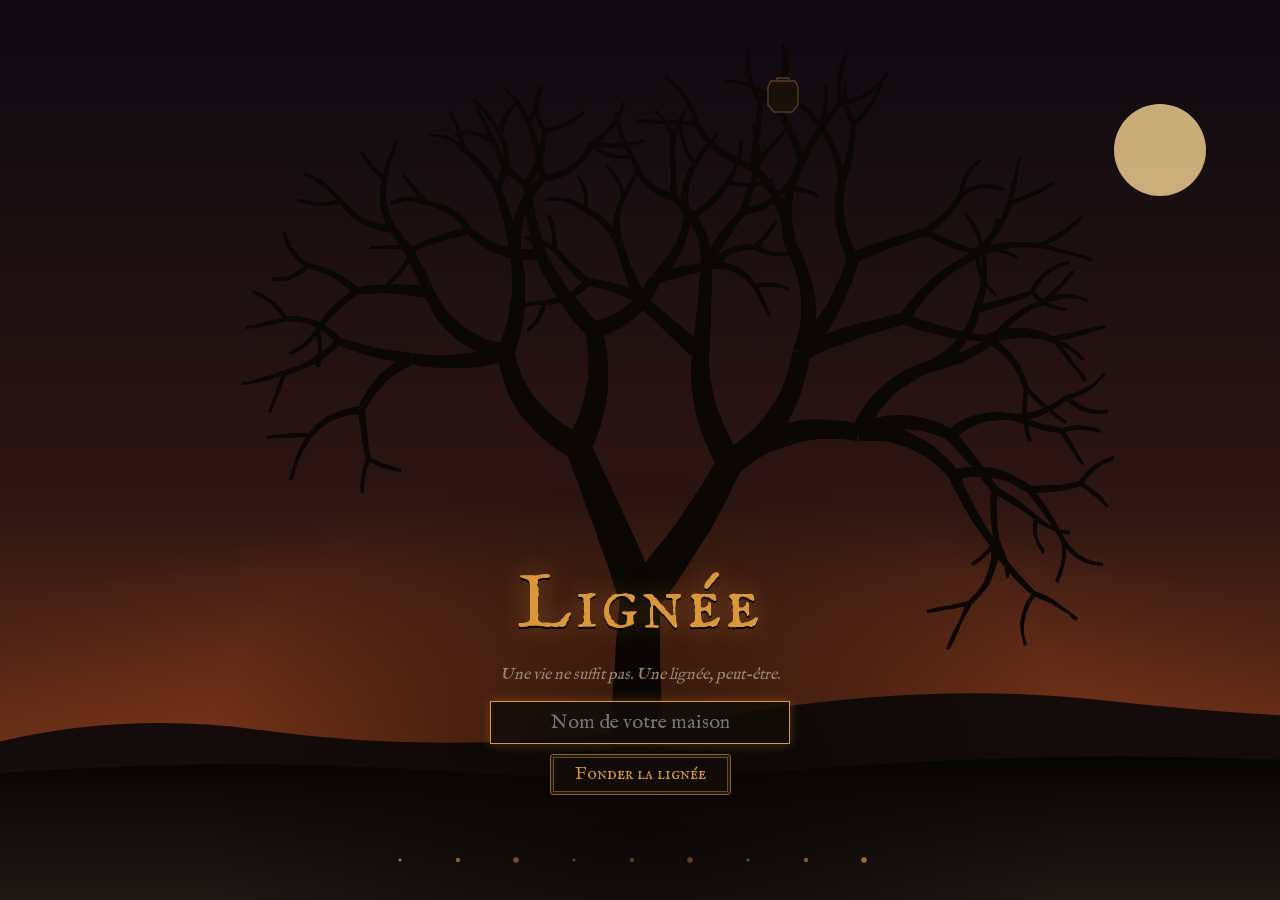
<file: index.html>
<!doctype html>
<html lang="fr">
<head>
  <meta charset="utf-8">
  <meta name="viewport" content="width=device-width, initial-scale=1">
  <title>Lignée</title>
  <link rel="icon" href="img/favicon.svg" type="image/svg+xml">
  <meta name="theme-color" content="#14100d">
  <link rel="stylesheet" href="css/style.css">
  <link rel="stylesheet" href="css/kit.css">
  <link rel="stylesheet" href="css/ambiance.css">
  <link rel="stylesheet" href="css/accueil.css">
  <link rel="stylesheet" href="css/rituel.css">
  <link rel="stylesheet" href="css/heritage.css">
  <link rel="stylesheet" href="css/colonne.css">
  <link rel="stylesheet" href="css/registres.css">
  <link rel="stylesheet" href="css/boutique.css">
  <link rel="stylesheet" href="css/secondaires.css">
  <link rel="stylesheet" href="css/finitions.css">
  <link rel="stylesheet" href="css/scene.css">
</head>
<body>
  <div id="ambiance" aria-hidden="true"></div>
  <header class="topbar">
    <div class="brand">Lignée</div>
    <div class="age-box">
      <div class="age-line"><span><b id="identite" class="identite"></b> <span id="ageText">14 ans</span></span><span class="muted"><span id="lifeText">70 ans</span></span></div>
      <div class="bar age-bar"><div id="ageFill"></div></div>
    </div>
    <div class="ressources">
      <span class="inscription"><small><svg class="icone" aria-hidden="true"><use href="img/icones.svg#i-ecus"/></svg>Écus</small><b id="coinsText">0</b></span>
      <span class="brin"></span>
      <span class="inscription"><small><svg class="icone" aria-hidden="true"><use href="img/icones.svg#i-revenu"/></svg>Par jour</small><b id="netText">0</b></span>
      <span class="brin"></span>
      <span class="inscription"><small><svg class="icone" aria-hidden="true"><use href="img/icones.svg#i-bonheur"/></svg>Bonheur</small><b id="happyText">×1</b></span>
      <span id="ressources-modules"></span>
    </div>
    <button id="pauseBtn" class="btn">Pause</button>
  </header>

  <div class="layout">
    <aside class="sidebar">
      <section class="card cadre-noble" id="nowCard">
        <span class="lanterne" aria-hidden="true"></span>
        <div class="portrait">
          <div id="portraitNom" class="portrait-nom"></div>
          <div id="portraitSous" class="muted small"></div>
          <div id="traitLine" class="trait-badge hidden"></div>
          <div id="conjointLine" class="trait-badge hidden"></div>
        </div>
        <div class="sep"></div>
        <div id="jauges"></div>
        <div class="colonne-lbl">Occupations</div>
        <div class="occ">
          <span id="curJobMed" class="occ-med" aria-hidden="true"></span>
          <div class="now">
            <div class="now-head"><span id="curJobName"></span><span class="muted small" id="curJobInfo"></span></div>
            <div class="bar"><div id="curJobFill"></div></div>
          </div>
        </div>
        <div class="occ">
          <span id="curSkillMed" class="occ-med" aria-hidden="true"></span>
          <div class="now">
            <div class="now-head"><span id="curSkillName"></span><span class="muted small" id="curSkillInfo"></span></div>
            <div class="bar"><div id="curSkillFill"></div></div>
          </div>
        </div>
        <div id="challengeBox" class="challenge-active hidden">
          <b id="chName"></b>
          <div class="small" id="chGoal"></div>
          <button id="abandonBtn" class="btn small ghost">Abandonner</button>
        </div>
        <div id="corruptionBox" class="hidden">
          <div class="now-head"><span><svg class="icone" aria-hidden="true"><use href="img/icones.svg#i-lune"/></svg> Corruption</span><span id="corrText" class="muted small"></span></div>
          <div class="bar"><div id="corrFill" class="corr"></div></div>
        </div>
        <ul id="buffs" class="buffs"></ul>
      </section>

      <section class="card cadre-noble event-card hidden" id="eventCard">
        <span class="lanterne" aria-hidden="true"></span>
        <h3 id="eventTitle"></h3>
        <p id="eventText"></p>
        <div id="eventChoices" class="choices"></div>
        <div class="meche" title="Temps restant pour décider"><div id="eventTimer"></div></div>
      </section>

      <section class="card cadre hidden" id="autoCard">
        <h3>Serviteurs de la maison</h3>
        <div id="promoteRow" class="auto-row">
          <label class="toggle" title="Promotion automatique des métiers"><input type="checkbox" id="autoPromote"><svg class="icone" aria-hidden="true"><use href="img/icones.svg#i-cle"/></svg> Intendant</label>
          <select id="promoteMode">
            <option value="categorie">même catégorie</option>
            <option value="revenu">meilleur revenu</option>
          </select>
        </div>
        <div id="learnRow" class="auto-row">
          <label class="toggle" title="Apprentissage automatique des compétences"><input type="checkbox" id="autoLearn"><svg class="icone" aria-hidden="true"><use href="img/icones.svg#i-livre"/></svg> Précepteur</label>
          <select id="learnMode">
            <option value="lowest">plus bas niveau</option>
            <option value="fastest">plus rapide</option>
          </select>
        </div>
        <div id="buyRow" class="auto-row">
          <label class="toggle" title="Achats automatiques en boutique"><input type="checkbox" id="autoBuy"><svg class="icone" aria-hidden="true"><use href="img/icones.svg#i-cloche"/></svg> Majordome</label>
          <div class="keep-line small muted">garder <input type="range" id="buyKeep" min="0" max="90" step="5"> <b id="buyKeepText">30 %</b></div>
        </div>
      </section>
    </aside>

    <main>
      <div id="scene" aria-hidden="true"></div>
      <nav class="tabs">
        <button data-tab="jobs" class="active"><svg class="icone" aria-hidden="true"><use href="img/icones.svg#i-marteau"/></svg>Métiers</button>
        <button data-tab="skills"><svg class="icone" aria-hidden="true"><use href="img/icones.svg#i-livre"/></svg>Compétences</button>
        <button data-tab="shop"><svg class="icone" aria-hidden="true"><use href="img/icones.svg#i-revenu"/></svg>Boutique</button>
        <button data-tab="legacy"><svg class="icone" aria-hidden="true"><use href="img/icones.svg#i-lignee"/></svg>Héritage</button>
        <button data-tab="challenges"><svg class="icone" aria-hidden="true"><use href="img/icones.svg#i-etendard"/></svg>Défis</button>
        <button data-tab="achievements"><svg class="icone" aria-hidden="true"><use href="img/icones.svg#i-etoile"/></svg>Hauts faits</button>
        <button data-tab="journal"><svg class="icone" aria-hidden="true"><use href="img/icones.svg#i-parchemin"/></svg>Journal</button>
        <button data-tab="stats"><svg class="icone" aria-hidden="true"><use href="img/icones.svg#i-balance"/></svg>Statistiques</button>
        <button data-tab="options"><svg class="icone" aria-hidden="true"><use href="img/icones.svg#i-cle"/></svg>Options</button>
      </nav>

      <section id="tab-jobs" class="tab active"></section>
      <section id="tab-skills" class="tab"></section>

      <section id="tab-shop" class="tab">
        <div class="bourse cadre-noble">
          <span class="bourse-titre"><svg class="icone" aria-hidden="true"><use href="img/icones.svg#i-balance"/></svg> La bourse de la maison</span>
          <span class="inscription"><small>Revenus</small><b id="bourseRevenus" class="pos">0</b></span>
          <span class="brin"></span>
          <span class="inscription"><small>Dépenses</small><b id="bourseDepenses" class="neg">0</b></span>
          <span class="brin"></span>
          <span class="inscription"><small>Il reste</small><b id="bourseReste">0</b></span>
        </div>
        <p class="muted hidden" id="shopSummary"></p>
        <h3 class="boutique-titre">Logis <span>bonheur et coût par jour · cliquez pour emménager</span></h3>
        <div id="housingTable" class="chemin"></div>
        <h3 class="boutique-titre">Possessions <span>cliquez pour acheter ou revendre</span></h3>
        <div id="itemsTable" class="objets"></div>
        <p class="muted small boutique-note">Ce que vous possédez apparaît dans la scène.</p>
      </section>

      <section id="tab-legacy" class="tab">
        <div class="maison cadre-noble">
          <div class="maison-infos">
            <h2 id="maisonNom" class="maison-nom">Maison sans nom</h2>
            <p id="maisonGen" class="muted"></p>
            <div class="maison-ins">
              <span class="inscription"><small><svg class="icone" aria-hidden="true"><use href="img/icones.svg#i-lignee"/></svg>Points d'héritage</small><b id="lpPoints">0</b></span>
              <span class="brin"></span>
              <span class="inscription"><small><svg class="icone" aria-hidden="true"><use href="img/icones.svg#i-etoile"/></svg>Gain à la transmission</small><b id="lpPreview" class="gold">0</b></span>
              <span class="brin"></span>
              <span class="inscription"><small><svg class="icone" aria-hidden="true"><use href="img/icones.svg#i-age"/></svg>Vies transmises</small><b id="lpVies">0</b></span>
            </div>
            <div class="reb">
              <button id="rebirthBtn" class="btn btn-noble">Transmettre l'héritage</button>
              <span id="rebirthHint" class="muted small"></span>
            </div>
          </div>
          <div id="arbreLignee" class="maison-arbre" aria-hidden="true"></div>
        </div>
        <div id="floraison" class="floraison cadre-noble hidden">
          <h3><svg class="icone" aria-hidden="true"><use href="img/icones.svg#i-fleur"/></svg> L'arbre en fleurs</h3>
          <p class="muted small">Quand la maison atteint le sommet d'une grande voie, l'arbre peut fleurir : la vie en cours s'achève, l'héritage repart de zéro, et vous gagnez des graines pour des racines qui ne disparaissent jamais. Une seule voie fleurit à chaque Floraison : faites fleurir les quatre pour couronner l'arbre.</p>
          <div class="maison-ins">
            <span class="inscription"><small><svg class="icone" aria-hidden="true"><use href="img/icones.svg#i-graine"/></svg>Graines</small><b id="grGraines">0</b></span>
            <span class="brin"></span>
            <span class="inscription"><small><svg class="icone" aria-hidden="true"><use href="img/icones.svg#i-etoile"/></svg>Gain à la floraison</small><b id="grPreview" class="gold">0</b></span>
            <span class="brin"></span>
            <span class="inscription"><small><svg class="icone" aria-hidden="true"><use href="img/icones.svg#i-fleur"/></svg>Floraisons</small><b id="grFois">0</b></span>
          </div>
          <div id="voiesFleuries" class="voies-fleuries"></div>
          <div class="reb">
            <button id="floraisonBtn" class="btn btn-noble">Faire fleurir l'arbre</button>
            <span id="floraisonHint" class="muted small"></span>
          </div>
          <h3>Racines</h3>
          <div id="racineGrid" class="vertus"></div>
        </div>
        <div class="heritage-cols">
          <div>
            <h3>Serviteurs de la maison</h3>
            <div id="perkGridAuto" class="vertus"></div>
            <h3>Vertus de la lignée</h3>
            <div id="perkGrid" class="vertus"></div>
            <p class="muted small">À chaque nouvelle vie, vos meilleurs niveaux deviennent des bonus d'XP permanents.</p>
          </div>
          <aside class="chronique cadre">
            <h3>Chronique</h3>
            <ol id="chronique"></ol>
          </aside>
        </div>
      </section>

      <section id="tab-challenges" class="tab">
        <h3 class="onglet-titre">Les épreuves</h3>
        <p class="muted small">Un défi termine votre vie (vous gardez vos points) et en commence une nouvelle avec des règles spéciales. Réussissez-le pour un bonus permanent.</p>
        <div id="challengeGrid" class="epreuves"></div>
      </section>

      <section id="tab-achievements" class="tab">
        <h3 class="onglet-titre">Hauts faits</h3>
        <p class="hf-compte"><b id="achNombre"></b> <span class="muted small" id="achCount"></span></p>
        <div id="achGrid" class="medailles"></div>
      </section>

      <section id="tab-journal" class="tab">
        <h3 class="onglet-titre">Journal</h3>
        <p class="muted small">Du plus récent au plus ancien.</p>
        <ol id="journal" class="frise"></ol>
      </section>

      <section id="tab-stats" class="tab">
        <h3 class="onglet-titre">Registre de la maison</h3>
        <p class="muted small">Toutes vies confondues.</p>
        <div id="statsBox" class="registre-maison"></div>
      </section>

      <section id="tab-options" class="tab">
        <div class="card cadre">
          <h3><svg class="icone" aria-hidden="true"><use href="img/icones.svg#i-parchemin"/></svg> Sauvegarde</h3>
          <div class="row-btns">
            <button id="saveBtn" class="btn">Sauvegarder</button>
            <button id="exportBtn" class="btn">Exporter</button>
            <button id="importBtn" class="btn">Importer</button>
            <button id="resetBtn" class="btn danger">Tout effacer</button>
          </div>
          <textarea id="saveText" placeholder="Collez une sauvegarde ici puis cliquez sur Importer"></textarea>
        </div>
        <div class="card cadre">
          <h3><svg class="icone" aria-hidden="true"><use href="img/icones.svg#i-lignee"/></svg> Lignée</h3>
          <p class="muted small" id="ligneeInfo"></p>
          <div class="row-btns maison-ligne">
            <input id="maisonInput" type="text" maxlength="24" placeholder="Nom de la maison" autocomplete="off">
            <button id="maisonBtn" class="btn">Nommer la maison</button>
          </div>
        </div>
        <div class="card cadre">
          <h3><svg class="icone" aria-hidden="true"><use href="img/icones.svg#i-sablier"/></svg> Préférences</h3>
          <label class="toggle"><input type="checkbox" id="optOffline"> Progression hors-ligne</label>
          <div class="row-btns"><button id="tutoReplay" class="btn small">Revoir le tutoriel</button></div>
          <p class="muted small raccourcis"><kbd>Espace</kbd> pause · <kbd>1</kbd> à <kbd>9</kbd> onglets</p>
        </div>
      </section>
    </main>
  </div>

  <div id="tuto" class="tuto cadre-noble hidden">
    <div class="tuto-tete"><span class="tuto-step" id="tutoStep"></span><span class="pips tuto-pips" id="tutoPips" aria-hidden="true"></span></div>
    <p id="tutoText"></p>
    <div class="tuto-wait small" id="tutoWait"></div>
    <div class="row-btns">
      <button id="tutoSkip" class="btn ghost small">Passer le tutoriel</button>
      <button id="tutoNext" class="btn primary small">Suivant</button>
    </div>
  </div>

  <div id="accueil" class="accueil hidden" role="dialog" aria-modal="true" aria-label="Lignée — accueil"></div>
  <div id="rituel" class="rituel hidden" role="dialog" aria-modal="true" aria-label="Naissance et mort"></div>
  <div id="modal" class="modal hidden"><div class="modal-box cadre-noble" id="modalBox"></div></div>
  <div id="toasts"></div>

  <script src="js/data.js"></script>
  <script src="js/game.js"></script>
  <script src="js/emblemes.js"></script>
  <script src="js/ui.js"></script>
  <script src="js/lignee.js"></script>
  <script src="js/accueil.js"></script>
  <script src="js/rituel.js"></script>
  <script src="js/heritage.js"></script>
  <script src="js/sante.js"></script>
  <script src="js/saisons.js"></script>
  <script src="js/foi.js"></script>
  <script src="js/evenements.js"></script>
  <script src="js/ambiance.js"></script>
  <script src="js/scene.js"></script>
  <script>main();</script>
  <script src="js/debug.js"></script>
</body>
</html>
</file>
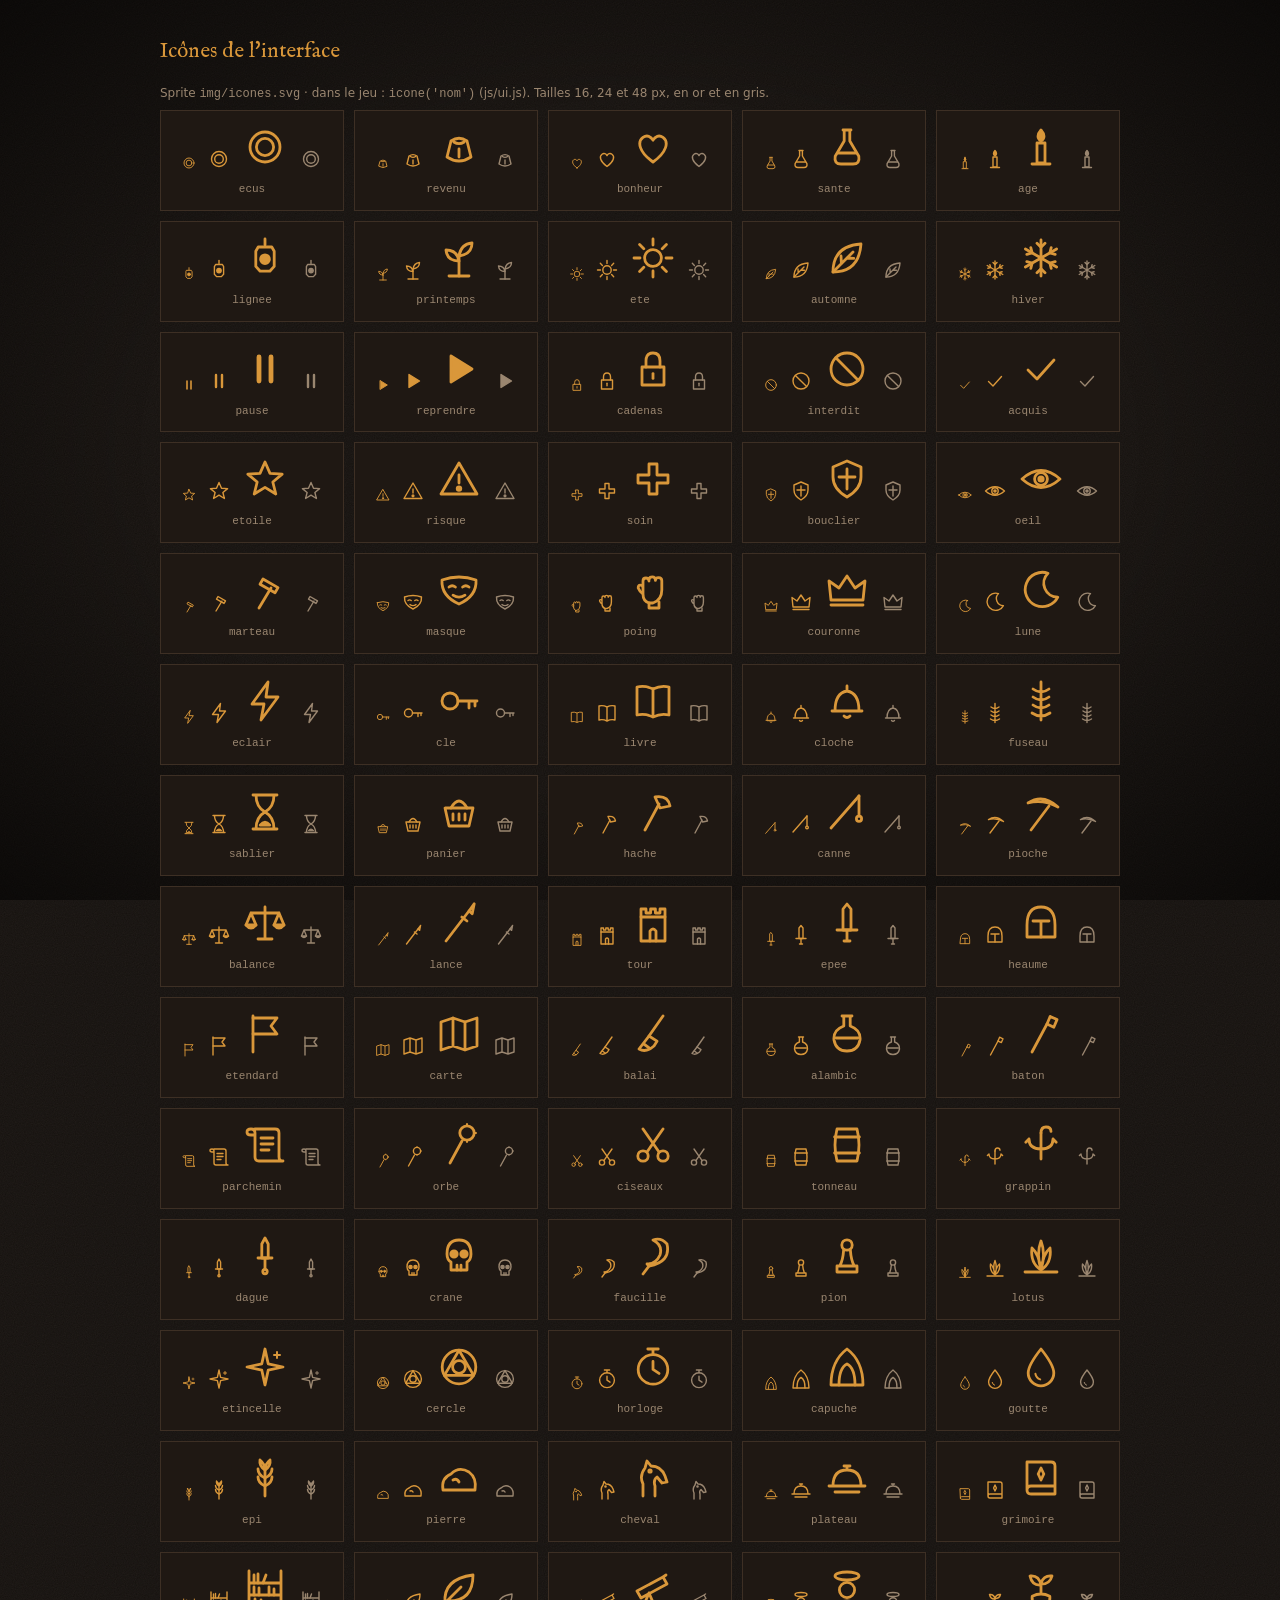
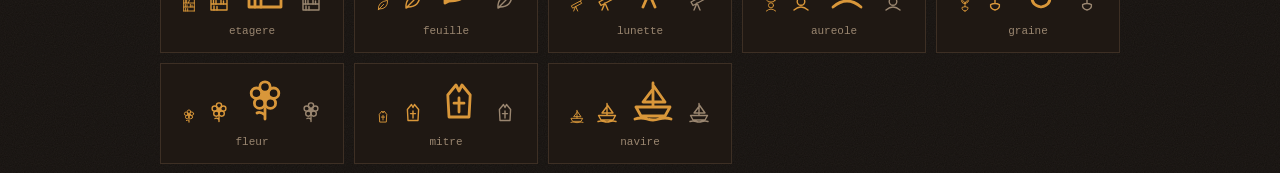
<file: outils/icones.html>
<!doctype html>
<html lang="fr">
<head>
  <meta charset="utf-8">
  <title>Lignée — planche d'icônes</title>
  <link rel="stylesheet" href="../css/style.css">
  <link rel="stylesheet" href="../css/kit.css">
  <style>
    .planche { position: relative; z-index: 1; max-width: 1000px; margin: 0 auto; padding: 20px; }
    .grille { display: grid; grid-template-columns: repeat(auto-fill, minmax(160px, 1fr)); gap: 10px; }
    .case { text-align: center; padding: 12px 6px; background: var(--panel); border: 1px solid var(--border); }
    .case .tailles { display: flex; align-items: flex-end; justify-content: center; gap: 10px; color: var(--accent); margin-bottom: 6px; }
    .case .tailles .muted { color: var(--muted); }
    .case code { font-size: 11px; color: var(--muted); }
  </style>
</head>
<body>
  <div class="planche">
    <h2 style="color:var(--accent)">Icônes de l'interface</h2>
    <p class="muted small">Sprite <code>img/icones.svg</code> · dans le jeu : <code>icone('nom')</code> (js/ui.js). Tailles 16, 24 et 48 px, en or et en gris.</p>
    <div class="grille" id="grille"></div>
  </div>
  <script>
    // Liste lue dans le sprite lui-même : une icône ajoutée au sprite apparaît ici sans rien changer.
    fetch('../img/icones.svg').then(r => r.text()).then(txt => {
      const ids = [...txt.matchAll(/id="i-([a-z-]+)"/g)].map(m => m[1]);
      const g = document.getElementById('grille');
      for (const id of ids) {
        const svg = (px, cls) => `<svg class="icone ${cls}" style="width:${px}px;height:${px}px"><use href="../img/icones.svg#i-${id}"/></svg>`;
        g.insertAdjacentHTML('beforeend',
          `<div class="case"><div class="tailles">${svg(16, '')}${svg(24, '')}${svg(48, '')}${svg(24, 'muted')}</div><code>${id}</code></div>`);
      }
    });
  </script>
</body>
</html>
</file>
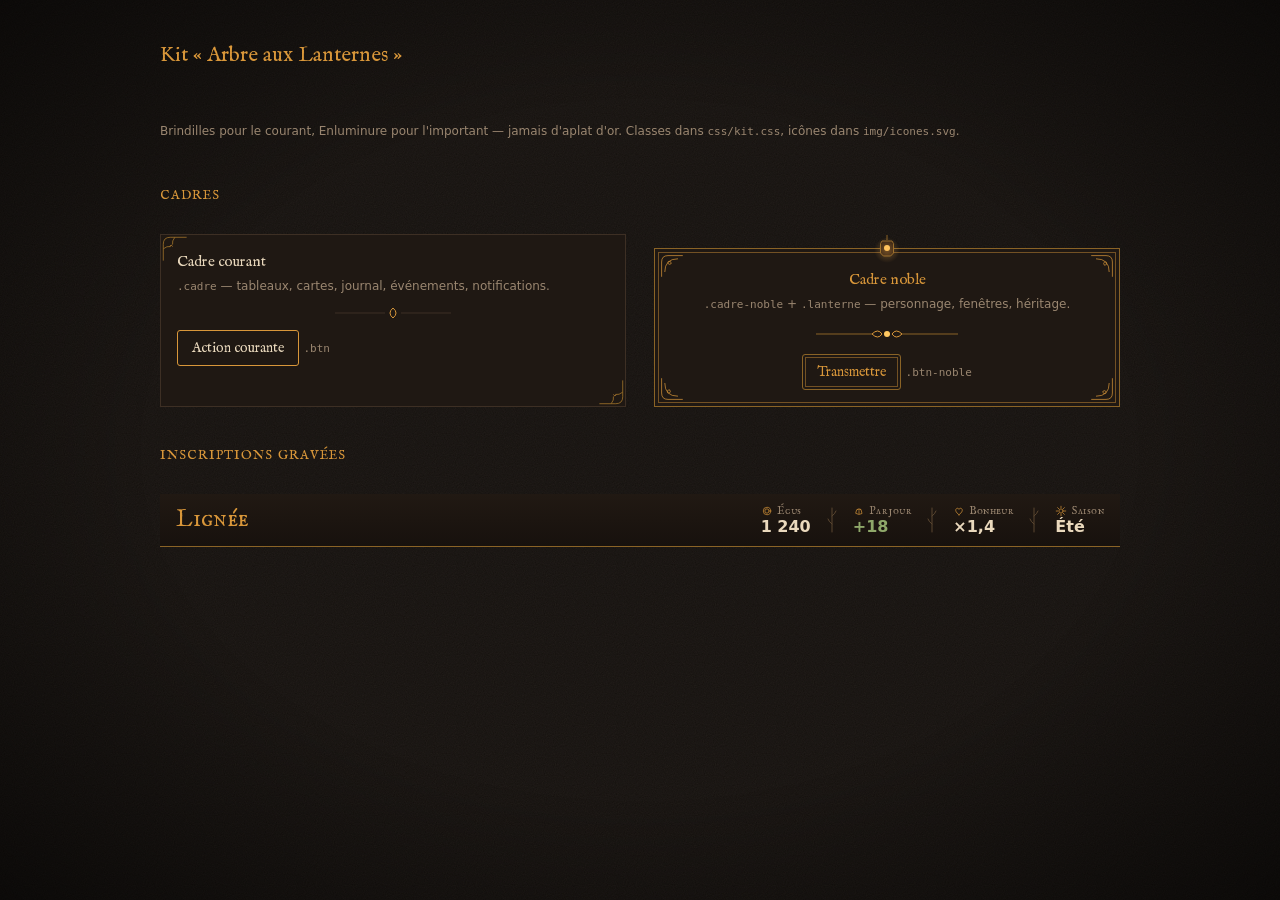
<file: outils/kit.html>
<!doctype html>
<html lang="fr">
<head>
  <meta charset="utf-8">
  <title>Lignée — planche du kit</title>
  <link rel="stylesheet" href="../css/style.css">
  <link rel="stylesheet" href="../css/kit.css">
  <style>
    .planche { position: relative; z-index: 1; max-width: 1000px; margin: 0 auto; padding: 24px 20px 60px; display: grid; grid-template-columns: 1fr 1fr; gap: 28px; }
    .planche h3 { grid-column: 1 / -1; margin: 12px 0 0; }
    .planche code { color: var(--muted); font-size: 11px; }
    .ex { padding: 16px; }
    .barre { grid-column: 1 / -1; display: flex; align-items: center; gap: 16px; padding: 10px 16px; background: linear-gradient(#211913, #17110d); border-bottom: 1px solid var(--orne); }
  </style>
</head>
<body>
  <div class="planche">
    <h2 style="grid-column:1/-1;color:var(--accent)">Kit « Arbre aux Lanternes »</h2>
    <p class="muted small" style="grid-column:1/-1">Brindilles pour le courant, Enluminure pour l'important — jamais d'aplat d'or. Classes dans <code>css/kit.css</code>, icônes dans <code>img/icones.svg</code>.</p>

    <h3>Cadres</h3>
    <div class="cadre ex">
      <h4>Cadre courant</h4><p class="muted small"><code>.cadre</code> — tableaux, cartes, journal, événements, notifications.</p>
      <div class="sep"></div>
      <button class="btn">Action courante</button> <code>.btn</code>
    </div>
    <div class="cadre-noble ex" style="margin-top:14px">
      <span class="lanterne" aria-hidden="true"></span>
      <h4 style="text-align:center;color:var(--accent)">Cadre noble</h4><p class="muted small" style="text-align:center"><code>.cadre-noble</code> + <code>.lanterne</code> — personnage, fenêtres, héritage.</p>
      <div class="sep-noble"></div>
      <div style="text-align:center"><button class="btn btn-noble">Transmettre</button> <code>.btn-noble</code></div>
    </div>

    <h3>Inscriptions gravées</h3>
    <div class="barre">
      <span class="brand">Lignée</span><span style="flex:1"></span>
      <span class="inscription"><small><svg class="icone"><use href="../img/icones.svg#i-ecus"/></svg>Écus</small><b>1 240</b></span><span class="brin"></span>
      <span class="inscription"><small><svg class="icone"><use href="../img/icones.svg#i-revenu"/></svg>Par jour</small><b class="pos">+18</b></span><span class="brin"></span>
      <span class="inscription"><small><svg class="icone"><use href="../img/icones.svg#i-bonheur"/></svg>Bonheur</small><b>×1,4</b></span><span class="brin"></span>
      <span class="inscription"><small><svg class="icone"><use href="../img/icones.svg#i-ete"/></svg>Saison</small><b>Été</b></span>
    </div>
  </div>
</body>
</html>
</file>
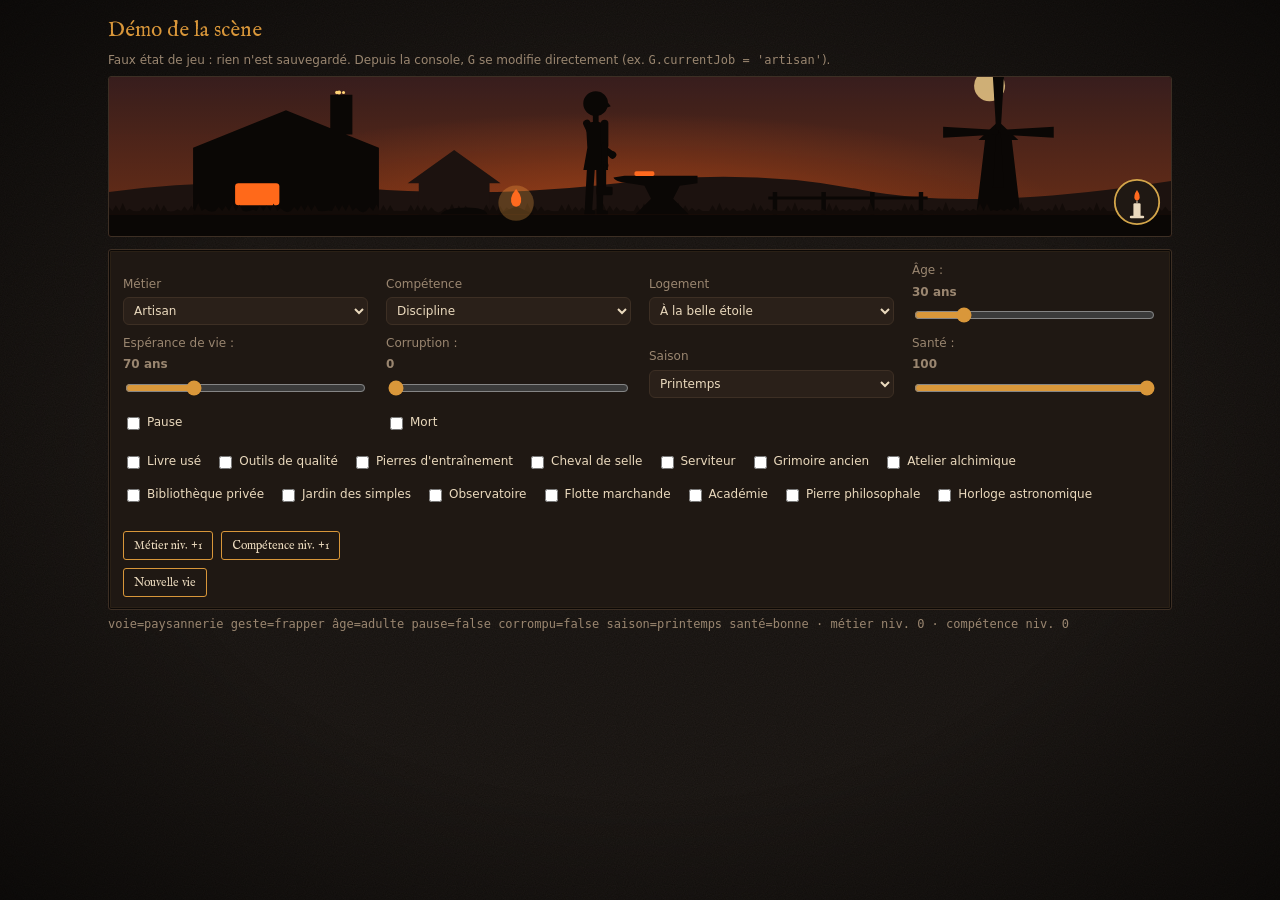
<file: outils/scene-demo.html>
<!doctype html>
<html lang="fr">
<head>
  <meta charset="utf-8">
  <meta name="viewport" content="width=device-width, initial-scale=1">
  <title>Lignée — démo de la scène</title>
  <link rel="stylesheet" href="../css/style.css">
  <link rel="stylesheet" href="../css/scene.css">
  <style>
    .demo { position: relative; z-index: 1; max-width: 1100px; margin: 0 auto; padding: 16px 18px; }
    .demo h2 { color: var(--accent); margin: 0 0 4px; }
    .ctrl { display: grid; grid-template-columns: repeat(auto-fill, minmax(230px, 1fr)); gap: 10px 18px; align-items: end; }
    .ctrl label { display: flex; flex-direction: column; gap: 4px; font-size: 12px; color: var(--muted); }
    .ctrl label.toggle { flex-direction: row; align-items: center; color: var(--text); }
    .ctrl input[type=range] { accent-color: var(--accent); }
    #etat { font-family: ui-monospace, Consolas, monospace; font-size: 12px; }
  </style>
</head>
<body>
  <div class="demo">
    <h2>Démo de la scène</h2>
    <p class="muted small">Faux état de jeu : rien n'est sauvegardé. Depuis la console, <code>G</code> se modifie directement (ex. <code>G.currentJob = 'artisan'</code>).</p>

    <div id="scene" aria-hidden="true"></div>

    <div class="card ctrl">
      <label>Métier <select id="job"></select></label>
      <label>Compétence <select id="skill"></select></label>
      <label>Logement <select id="logis"></select></label>
      <label>Âge : <b id="ageTxt"></b><input type="range" id="age" min="14" max="100" step="0.5"></label>
      <label>Espérance de vie : <b id="lifeTxt"></b><input type="range" id="life" min="40" max="150"></label>
      <label>Corruption : <b id="corrTxt"></b><input type="range" id="corr" min="0" max="100"></label>
      <label>Saison <select id="saison"><option value="printemps">Printemps</option><option value="ete">Été</option><option value="automne">Automne</option><option value="hiver">Hiver</option></select></label>
      <label>Santé : <b id="santeTxt"></b><input type="range" id="sante" min="0" max="100"></label>
      <label class="toggle"><input type="checkbox" id="pause"> Pause</label>
      <label class="toggle"><input type="checkbox" id="dead"> Mort</label>
      <div id="objets" style="grid-column:1/-1;display:flex;flex-wrap:wrap;gap:4px 14px"></div>
      <div class="row-btns">
        <button class="btn small" id="jobUp">Métier niv. +1</button>
        <button class="btn small" id="skillUp">Compétence niv. +1</button>
        <button class="btn small" id="newLife">Nouvelle vie</button>
      </div>
    </div>
    <p class="muted" id="etat"></p>
  </div>

  <script src="../js/data.js"></script>
  <script>
    'use strict';
    // Faux état : seulement ce que lit js/scene.js.
    const SKILL_BY_ID = Object.fromEntries(SKILLS.map(s => [s.id, s]));
    const niveaux = ids => Object.fromEntries(ids.map(id => [id, { level: 0 }]));
    let G = {
      currentJob: 'artisan', currentSkill: 'discipline',
      jobs: niveaux(JOBS.map(j => j.id)), skills: niveaux([...SKILLS.map(s => s.id), 'inconnu']),
      paused: false, dead: false, corruption: 0, days: 30 * DAYS_PER_YEAR, demoLifespan: 70,
      housing: 'etoile', items: {}, saison: 'printemps', health: 100,
    };
    // modules saisons et santé simulés
    const currentSeason = () => ({ id: G.saison });
    const healthOf = () => G.health;
    const ageYears = () => G.days / DAYS_PER_YEAR;
    const lifespanYears = () => G.demoLifespan;

    const $ = id => document.getElementById(id);
    const options = (sel, groups) => {
      for (const [label, items] of groups) {
        const g = document.createElement('optgroup'); g.label = label;
        for (const [value, text] of items) g.append(new Option(text, value));
        sel.append(g);
      }
    };
    options($('job'), Object.entries(JOB_CATS).map(([cat, c]) => [c.name, JOBS.filter(j => j.cat === cat).map(j => [j.id, j.name])]));
    options($('skill'), [...Object.entries(SKILL_CATS).map(([cat, c]) => [c.name, SKILLS.filter(s => s.cat === cat).map(s => [s.id, s.name])]), ['Test', [['inconnu', 'Compétence inconnue']]]]);

    for (const h of HOUSING) $('logis').append(new Option(h.name, h.id));
    $('logis').onchange = e => { G.housing = e.target.value; };
    for (const it of ITEMS) {
      const l = document.createElement('label'); l.className = 'toggle';
      const c = document.createElement('input'); c.type = 'checkbox';
      c.onchange = () => { G.items[it.id] = c.checked; };
      l.append(c, ' ' + it.name); $('objets').append(l);
    }
    $('job').onchange = e => { G.currentJob = e.target.value; };
    $('skill').onchange = e => { G.currentSkill = e.target.value; };
    $('age').oninput = e => { G.days = +e.target.value * DAYS_PER_YEAR; };
    $('life').oninput = e => { G.demoLifespan = +e.target.value; };
    $('corr').oninput = e => { G.corruption = +e.target.value; };
    $('saison').onchange = e => { G.saison = e.target.value; };
    $('sante').oninput = e => { G.health = +e.target.value; };
    $('pause').onchange = e => { G.paused = e.target.checked; };
    $('dead').onchange = e => { G.dead = e.target.checked; };
    $('jobUp').onclick = () => { G.jobs[G.currentJob].level++; };
    $('skillUp').onclick = () => { G.skills[G.currentSkill].level++; };
    $('newLife').onclick = () => {
      for (const e of [...Object.values(G.jobs), ...Object.values(G.skills)]) e.level = 0;
      G.days = 14 * DAYS_PER_YEAR; G.corruption = 0;
    };

    // Les contrôles suivent G (utile quand on le modifie depuis la console).
    setInterval(() => {
      $('job').value = G.currentJob; $('skill').value = G.currentSkill;
      $('age').value = ageYears(); $('ageTxt').textContent = Math.floor(ageYears()) + ' ans';
      $('life').value = G.demoLifespan; $('lifeTxt').textContent = G.demoLifespan + ' ans';
      $('corr').value = G.corruption; $('corrTxt').textContent = Math.round(G.corruption);
      $('pause').checked = G.paused; $('dead').checked = G.dead;
      $('saison').value = G.saison; $('sante').value = G.health; $('santeTxt').textContent = Math.round(G.health);
      const d = $('scene').dataset;
      $('etat').textContent = `voie=${d.voie} geste=${d.geste} âge=${d.age} pause=${'pause' in d} corrompu=${'corrompu' in d} saison=${d.saison} santé=${d.sante}`
        + ` · métier niv. ${G.jobs[G.currentJob]?.level ?? '—'} · compétence niv. ${G.skills[G.currentSkill]?.level ?? '—'}`;
    }, 200);
  </script>
  <script src="../js/scene.js"></script>
</body>
</html>
</file>
<file: css/style.css>
@font-face {
  font-family: "IM Fell English";
  src: url("../fonts/IMFeENrm28P.ttf") format("truetype");
  font-display: swap;
}
/* petites capitales : seulement pour des libellés fixes, ses circonflexes minuscules (â ê î ô û) sont mal dessinés */
@font-face {
  font-family: "IM Fell English SC";
  src: url("../fonts/IMFeENsc28P.ttf") format("truetype");
  font-display: swap;
}

:root {
  --bg: #14100d;
  --panel: #1f1813;
  --panel2: #2a2019;
  --border: #3d2f24;
  --text: #ead9bd;
  --muted: #9a8670;
  --accent: #d9973a;
  --good: #8fa86a;
  --bad: #de6248;
  --event: #6f9fb0;
  --ember: #e0561f;
  --radius: 3px;
  --font-titre: "IM Fell English", Georgia, "Times New Roman", serif;
  --font-titre-sc: "IM Fell English SC", Georgia, "Times New Roman", serif;
}

* { box-sizing: border-box; }
html, body { margin: 0; }
body {
  background: url("data:image/svg+xml,%3Csvg xmlns='http://www.w3.org/2000/svg' width='160' height='160'%3E%3Cfilter id='n'%3E%3CfeTurbulence type='fractalNoise' baseFrequency='.9' numOctaves='2' stitchTiles='stitch'/%3E%3CfeColorMatrix values='0 0 0 0 1 0 0 0 0 .9 0 0 0 0 .8 .06 0 0 0 0'/%3E%3C/filter%3E%3Crect width='100%25' height='100%25' filter='url(%23n)'/%3E%3C/svg%3E"), var(--bg);
  color: var(--text);
  font: 14px/1.45 system-ui, -apple-system, "Segoe UI", Roboto, sans-serif;
  min-height: 100vh;
}
/* vignettage : assombrit les bords de l'écran, sous le contenu */
body::before { content: ''; position: fixed; inset: 0; pointer-events: none; z-index: 0; background: radial-gradient(ellipse at center, transparent 55%, rgba(0,0,0,.55)); }
h2, h4 { font-family: var(--font-titre); font-weight: normal; }
h3, .brand { font-family: var(--font-titre-sc); font-weight: normal; }
h3 { margin: 0 0 8px; font-size: 13px; text-transform: uppercase; letter-spacing: .08em; color: var(--accent); }
h4 { margin: 0; font-size: 15px; }
p { margin: 6px 0; }
.muted { color: var(--muted); }
.small { font-size: 12px; }
.hidden { display: none !important; }
.gold { color: var(--accent); }
.pos { color: var(--good); }
.neg { color: var(--bad); }

/* ------------------------------------------------------------ Barre haute */
.topbar {
  position: sticky; top: 0; z-index: 10;
  display: flex; align-items: center; gap: 18px; flex-wrap: wrap;
  padding: 10px 18px;
  background: linear-gradient(#211913, #17110d);
  border-bottom: 1px solid var(--border);
}
.brand { font-size: 24px; color: var(--accent); line-height: 1; }
.brand span { display: block; font-size: 11px; color: var(--muted); font-style: italic; margin-top: 3px; }
.age-box { flex: 1; min-width: 220px; }
.age-line { display: flex; justify-content: space-between; font-size: 13px; margin-bottom: 4px; }
.stat label { display: block; font-size: 11px; color: var(--muted); text-transform: uppercase; letter-spacing: .06em; }
.stat b { font-size: 16px; font-variant-numeric: tabular-nums; }

.bar { position: relative; height: 10px; background: #0b0806; border: 1px solid var(--border); border-radius: 6px; overflow: hidden; margin: 6px 0; box-shadow: inset 0 1px 3px rgba(0,0,0,.8); }
/* reflet en ::after : ui.js écrit la couleur de catégorie en inline sur .bar > div */
.bar::after { content: ''; position: absolute; inset: 0; background: linear-gradient(rgba(255,255,255,.14), transparent 60%); pointer-events: none; }
.bar > div { height: 100%; width: 0; background: var(--accent); transition: width .1s linear; }
.bar.thin { height: 4px; margin-bottom: 0; }
.age-bar { height: 12px; margin: 0; }
.age-bar > div { background: linear-gradient(90deg, var(--good), var(--accent)); }
.age-bar > div.old { background: linear-gradient(90deg, var(--accent), var(--bad)); }

/* ------------------------------------------------------------------ Boutons */
.btn {
  background: transparent; color: var(--text);
  border: 1px solid var(--accent); border-radius: var(--radius);
  transition: box-shadow .15s, border-color .15s;
  padding: 7px 14px; font: inherit; font-family: var(--font-titre); cursor: pointer;
}
.btn:hover:not(:disabled) { border-color: var(--ember); box-shadow: 0 0 8px rgba(224,86,31,.45); }
.btn:disabled { opacity: .45; cursor: not-allowed; }
.btn.small { padding: 5px 10px; font-size: 12px; }
.btn.primary { background: var(--accent); color: #1b150f; border-color: var(--accent); }
.btn.danger { border-color: #7a3418; color: var(--ember); }
.btn.danger:hover:not(:disabled) { border-color: var(--ember); }
.btn.ghost { background: transparent; }
#pauseBtn.paused { background: var(--accent); color: #1b150f; }
body.is-paused .topbar { background: linear-gradient(#2d2517, #1f1a12); }

/* ------------------------------------------------------------------- Layout */
.layout { position: relative; z-index: 1; display: grid; grid-template-columns: 300px 1fr; gap: 16px; padding: 16px 18px; max-width: 1400px; margin: 0 auto; }
.sidebar { display: flex; flex-direction: column; gap: 12px; }
/* sans ça, la colonne prend la largeur du plus large tableau et la page déborde sur mobile */
.layout > * { min-width: 0; }
.card { background: var(--panel); border: 1px solid var(--border); border-radius: var(--radius); padding: 12px 14px; box-shadow: inset 0 0 0 1px #0b0806, inset 0 0 0 2px rgba(217,151,58,.06); }
.cur-name { font-weight: 600; }
.toggle { display: flex; align-items: center; gap: 6px; margin: 6px 0 4px; cursor: pointer; }
select, textarea {
  width: 100%; background: var(--panel2); color: var(--text);
  border: 1px solid var(--border); border-radius: 6px; padding: 5px 6px; font: inherit;
}
textarea { margin-top: 10px; min-height: 80px; font-family: ui-monospace, Consolas, monospace; font-size: 11px; }

.event-card h3 { color: var(--event); }
.choices { display: flex; flex-direction: column; gap: 6px; margin: 8px 0; }
.choice { text-align: left; font-size: 13px; font-family: inherit; }

.goals, .buffs { list-style: none; margin: 0; padding: 0; display: flex; flex-direction: column; gap: 8px; }
.goals li { font-size: 12px; }
.goal-name { display: block; font-weight: 600; font-size: 13px; }
.buffs li { font-size: 12px; }

.req { display: inline-block; margin: 2px 4px 0 0; padding: 1px 7px; border-radius: 10px; background: #2d1d1a; color: #e9a497; font-size: 11px; }
.req.ok { background: #1f2a1a; color: #9fd08a; }

/* --------------------------------------------------------------------- Onglets */
.tabs { display: flex; gap: 4px; flex-wrap: wrap; margin-bottom: 12px; border-bottom: 1px solid var(--border); }
.tabs button {
  background: none; border: none; border-bottom: 2px solid transparent;
  color: var(--muted); padding: 8px 12px; font: inherit; font-family: var(--font-titre-sc); font-size: 15px; cursor: pointer;
}
.tabs button:hover { color: var(--text); }
.tabs button.active { color: var(--accent); border-bottom-color: var(--accent); text-shadow: 0 0 8px rgba(217,151,58,.45); }
.tab { display: none; }
.tab.active { display: block; }

/* -------------------------------------------------------------------- Tables */
.table-wrap { overflow-x: auto; margin-bottom: 14px; border: 1px solid var(--border); border-radius: var(--radius); background: var(--panel); box-shadow: inset 0 0 0 1px #0b0806, inset 0 0 0 2px rgba(217,151,58,.06); }
table.grid { width: 100%; border-collapse: collapse; font-variant-numeric: tabular-nums; }
.grid th { text-align: left; font-size: 11px; text-transform: uppercase; letter-spacing: .06em; color: var(--muted); padding: 8px 10px; border-bottom: 1px solid var(--border); white-space: nowrap; }
.grid th:first-child { font-family: var(--font-titre-sc); font-weight: normal; font-size: 15px; text-transform: none; letter-spacing: 0; }
.grid td { padding: 7px 10px; border-bottom: 1px solid var(--panel2); white-space: nowrap; }
.grid tr:last-child td { border-bottom: none; }
.grid tr.row { cursor: pointer; }
.grid tr.row:hover td { background: var(--panel2); }
.grid tr.unaffordable td { color: #b07a70; }
.name-cell { min-width: 170px; font-family: var(--font-titre); font-weight: normal; font-size: 15px; }
.row-name { position: relative; }
.lock-row td { color: var(--muted); font-size: 12px; white-space: normal; background: #1a140f; }
.lock-title { margin-right: 6px; }

/* ---------------------------------------------------------- Héritage / cartes */
.grid-cards { display: grid; grid-template-columns: repeat(auto-fill, minmax(220px, 1fr)); gap: 10px; margin-top: 10px; }
.perk { display: flex; flex-direction: column; gap: 6px; }
.perk-head { display: flex; justify-content: space-between; align-items: baseline; }
.perk .rank { font-size: 12px; color: var(--muted); }
.perk.owned { border-color: #5a4a2a; }
.perk .btn { margin-top: auto; }

/* ----------------------------------------------------------- Carte « en cours » */
.now { margin-bottom: 8px; }
.now-head { display: flex; justify-content: space-between; align-items: baseline; gap: 8px; font-weight: 600; }
.now-head .muted { font-weight: 400; text-align: right; }
.now .bar { margin: 4px 0 0; }
.legacy-badge { position: relative; margin-left: 6px; font-family: system-ui, -apple-system, "Segoe UI", Roboto, sans-serif; font-size: 11px; font-weight: 600; color: var(--accent); }
.table-wrap.compact { background: transparent; border-style: dashed; }
.table-wrap.compact .lock-row td { background: transparent; }
.lock-cat { font-family: var(--font-titre-sc); font-weight: normal; font-size: 14px; margin-right: 10px; }
.auto-row { display: grid; grid-template-columns: 1fr 1.2fr; align-items: center; gap: 6px; margin: 4px 0; }
.auto-row .toggle { margin: 0; }
.perk.auto h4 { color: var(--event); }

/* --------------------------------------------------------------------- Tutoriel */
.tuto {
  position: fixed; left: 50%; bottom: 20px; transform: translateX(-50%); z-index: 40;
  width: min(440px, calc(100% - 32px));
  background: var(--panel); border: 1px solid var(--accent); border-radius: 12px;
  padding: 14px 18px; box-shadow: 0 12px 40px rgba(0,0,0,.6);
}
.tuto p { margin: 4px 0 8px; }
.tuto .row-btns { justify-content: space-between; margin-top: 8px; }
.tuto-wait { color: var(--event); }
.tuto-focus { outline: 2px solid var(--accent); outline-offset: 3px; border-radius: 6px; animation: focusPulse 1.6s ease-in-out infinite; }
@keyframes focusPulse { 50% { outline-color: rgba(217,151,58,.35); } }

/* --------------------------------------------------- Traits, défis, corruption */
.challenge-active { margin: 8px 0; padding: 8px 10px; border: 1px solid var(--event); border-radius: 6px; background: rgba(111,159,176,.08); }
.challenge-active b { color: var(--event); }
.challenge-active .btn { margin-top: 6px; }
#corrFill.corr { background: linear-gradient(90deg, #5c6675, #8e3fae); }
.keep-line { display: flex; align-items: center; gap: 6px; margin-top: 2px; }
.keep-line input[type=range] { flex: 1; accent-color: var(--accent); }
.trait-list { display: flex; flex-direction: column; gap: 8px; margin-top: 12px; }
.trait {
  display: flex; flex-direction: column; align-items: flex-start; gap: 2px; text-align: left;
  background: var(--panel2); color: var(--text); border: 1px solid var(--border); border-radius: var(--radius);
  padding: 10px 14px; font: inherit; cursor: pointer;
}
.trait:hover { border-color: var(--accent); background: #33271c; }
.trait b { font-family: var(--font-titre); font-weight: normal; font-size: 16px; color: var(--accent); }

/* ---------------------------------------------------------------------- Journal */

.row-btns { display: flex; flex-wrap: wrap; gap: 8px; margin-top: 12px; }

/* ----------------------------------------------------------------------- Modale */
.modal { position: fixed; inset: 0; z-index: 50; background: rgba(8,6,5,.75); display: flex; align-items: center; justify-content: center; padding: 16px; }
.modal-box { background: var(--panel); border: 1px solid var(--accent); border-radius: 12px; padding: 22px 26px; max-width: 460px; width: 100%; box-shadow: 0 20px 60px rgba(0,0,0,.6), inset 0 0 0 1px #0b0806, inset 0 0 0 2px rgba(217,151,58,.06); }
.modal-box h2 { margin: 0 0 10px; color: var(--accent); }
.summary { padding-left: 18px; margin: 10px 0; }
.summary li { margin: 4px 0; }

/* ----------------------------------------------------------------------- Toasts */
#toasts { position: fixed; right: 16px; bottom: 16px; z-index: 60; display: flex; flex-direction: column; gap: 8px; max-width: 340px; }
.toast { background: var(--panel2); border: 1px solid var(--border); border-left: 4px solid var(--muted); border-radius: 6px; padding: 9px 12px; font-size: 13px; box-shadow: 0 6px 20px rgba(0,0,0,.4); animation: slideIn .25s ease-out; transition: opacity .5s, transform .5s; }
.toast.good { border-left-color: var(--good); }
.toast.bad { border-left-color: var(--bad); }
.toast.gold { border-left-color: var(--accent); }
.toast.event { border-left-color: var(--event); }
.toast.out { opacity: 0; transform: translateX(20px); }
@keyframes slideIn { from { opacity: 0; transform: translateX(20px); } }

/* -------------------------------------------------------------------- Responsive */
@media (max-width: 900px) {
  .layout { grid-template-columns: 1fr; padding: 12px 16px; }
  .sidebar { order: 2; }
  .topbar { gap: 10px 16px; padding: 10px 16px; }
}

/* --------------------------------------------------------- Moins d'animations */
@media (prefers-reduced-motion: reduce) {
  *, *::before, *::after { animation-duration: .01ms !important; animation-iteration-count: 1 !important; transition-duration: .01ms !important; }
}
</file>
<file: css/kit.css>
/* =====================================================================
   Lignée — kit « Arbre aux Lanternes »
   Brindilles pour le courant, Enluminure pour l'important.
   Règle : jamais d'aplat d'or — l'or n'existe qu'en traits et en texte.
   ===================================================================== */

:root {
  --orne: #8a6326;                    /* ornements discrets */
  --orne-vif: #d9973a;                /* ornements accentués */
  --filet: rgba(217, 151, 58, .45);   /* filet intérieur des cadres nobles */
  --lanterne: #ffc861;
  --lanterne-halo: rgba(255, 180, 80, .35);
}

/* ----------------------------------------------------------------- Icônes */
.icone {
  width: 1em; height: 1em; vertical-align: -.15em; flex: none;
  fill: none; stroke: currentColor; stroke-width: 1.4; stroke-linecap: round; stroke-linejoin: round;
}

/* --------------------------------------------- Cadre courant : brindilles */
.cadre { position: relative; background: var(--panel); border: 1px solid var(--border); }
.cadre::before, .cadre::after {
  content: ''; position: absolute; width: 26px; height: 26px; pointer-events: none;
  background: url("data:image/svg+xml,%3Csvg xmlns='http://www.w3.org/2000/svg' viewBox='0 0 34 34'%3E%3Cpath d='M3 33 V12 Q3 3 12 3 H33 M3 18 Q8 14 12 15 M18 3 Q14 8 15 12' fill='none' stroke='%238a6326' stroke-width='1.3' stroke-linecap='round'/%3E%3Cpath d='M11.5 14.6 Q14 12 15 15' fill='none' stroke='%23d9973a'/%3E%3C/svg%3E") no-repeat center / contain;
}
.cadre::before { left: 0; top: 0; }
.cadre::after { right: 0; bottom: 0; transform: rotate(180deg); }

/* ------------------------------------------- Cadre noble : enluminure */
.cadre-noble {
  position: relative; background: var(--panel); border: 1px solid var(--orne);
  box-shadow: inset 0 0 0 3px var(--panel), inset 0 0 0 4px var(--filet);
}
.cadre-noble::before {
  content: ''; position: absolute; inset: 0; pointer-events: none;
  background:
    url("data:image/svg+xml,%3Csvg xmlns='http://www.w3.org/2000/svg' viewBox='0 0 30 30'%3E%3Cg transform='rotate(0 15 15)'%3E%3Cpath d='M2 28 V10 Q2 2 10 2 H28 M6 22 Q6 6 22 6 M10 10 Q14 8 14 12 Q12 14 10 12' fill='none' stroke='%23d9973a' stroke-width='.9' stroke-linecap='round'/%3E%3C/g%3E%3C/svg%3E") left 5px top 5px / 24px no-repeat,
    url("data:image/svg+xml,%3Csvg xmlns='http://www.w3.org/2000/svg' viewBox='0 0 30 30'%3E%3Cg transform='rotate(90 15 15)'%3E%3Cpath d='M2 28 V10 Q2 2 10 2 H28 M6 22 Q6 6 22 6 M10 10 Q14 8 14 12 Q12 14 10 12' fill='none' stroke='%23d9973a' stroke-width='.9' stroke-linecap='round'/%3E%3C/g%3E%3C/svg%3E") right 5px top 5px / 24px no-repeat,
    url("data:image/svg+xml,%3Csvg xmlns='http://www.w3.org/2000/svg' viewBox='0 0 30 30'%3E%3Cg transform='rotate(180 15 15)'%3E%3Cpath d='M2 28 V10 Q2 2 10 2 H28 M6 22 Q6 6 22 6 M10 10 Q14 8 14 12 Q12 14 10 12' fill='none' stroke='%23d9973a' stroke-width='.9' stroke-linecap='round'/%3E%3C/g%3E%3C/svg%3E") right 5px bottom 5px / 24px no-repeat,
    url("data:image/svg+xml,%3Csvg xmlns='http://www.w3.org/2000/svg' viewBox='0 0 30 30'%3E%3Cg transform='rotate(270 15 15)'%3E%3Cpath d='M2 28 V10 Q2 2 10 2 H28 M6 22 Q6 6 22 6 M10 10 Q14 8 14 12 Q12 14 10 12' fill='none' stroke='%23d9973a' stroke-width='.9' stroke-linecap='round'/%3E%3C/g%3E%3C/svg%3E") left 5px bottom 5px / 24px no-repeat;
}
.cadre-noble > * { position: relative; }   /* le contenu passe au-dessus des filigranes */

/* lanterne suspendue au milieu du bord haut d'un cadre noble */
.cadre-noble > .lanterne {
  position: absolute; left: 50%; top: -14px; width: 22px; height: 26px; transform: translateX(-50%);
  background: url("data:image/svg+xml,%3Csvg xmlns='http://www.w3.org/2000/svg' viewBox='0 0 22 26'%3E%3Cpath d='M11 0 V5' stroke='%238a6326'/%3E%3Cpath d='M6 6 H16 L17.5 8.6 V18 L14.6 21 H7.4 L4.5 18 V8.6 Z' fill='%232a1a10' stroke='%238a6326'/%3E%3Ccircle cx='11' cy='13' r='3' fill='%23ffc861'/%3E%3C/svg%3E") no-repeat center / contain; pointer-events: none;
}
.lanterne::after {
  content: ''; position: absolute; left: 50%; top: 50%; width: 26px; height: 26px; margin: -11px 0 0 -13px; border-radius: 50%;
  background: radial-gradient(circle, var(--lanterne-halo), transparent 70%);
  animation: lanterne-souffle 3s ease-in-out infinite;
}
@keyframes lanterne-souffle { 0%, 100% { opacity: .55; } 50% { opacity: 1; } }

/* ------------------------------------------------------------ Séparateurs */
.sep { height: 14px; margin: 10px 0; background: url("data:image/svg+xml,%3Csvg xmlns='http://www.w3.org/2000/svg' viewBox='0 0 120 14'%3E%3Cpath d='M2 7 H52 M68 7 H118' stroke='%233d2f24'/%3E%3Cpath d='M60 2 Q66 7 60 12 Q54 7 60 2 Z' fill='none' stroke='%23d9973a'/%3E%3C/svg%3E") no-repeat center / 120px 14px; }
.sep-noble { height: 16px; margin: 12px 0; background: url("data:image/svg+xml,%3Csvg xmlns='http://www.w3.org/2000/svg' viewBox='0 0 150 16'%3E%3Cpath d='M4 8 H60 M90 8 H146' stroke='%238a6326'/%3E%3Cpath d='M60 8 Q66 2 70 8 Q66 14 60 8 M90 8 Q84 2 80 8 Q84 14 90 8' fill='none' stroke='%23d9973a'/%3E%3Ccircle cx='75' cy='8' r='3' fill='%23ffc861'/%3E%3C/svg%3E") no-repeat center / 150px 16px; }

/* ---------------------------------------------------------------- Boutons */
/* jamais d'aplat d'or : les boutons « primaires » deviennent nobles */
.btn-noble, .btn.primary {
  background: transparent; color: var(--accent); border-color: var(--orne);
  box-shadow: inset 0 0 0 2px var(--panel), inset 0 0 0 3px var(--filet);
}
.btn-noble:hover:not(:disabled), .btn.primary:hover:not(:disabled) {
  border-color: var(--ember);
  box-shadow: inset 0 0 0 2px var(--panel), inset 0 0 0 3px var(--filet), 0 0 8px rgba(224, 86, 31, .45);
}
#pauseBtn { display: inline-flex; align-items: center; gap: 6px; }
#pauseBtn.paused { background: transparent; color: var(--ember); border-color: var(--ember); }

/* ----------------------------------------------- Inscriptions gravées */
.inscription { display: flex; flex-direction: column; align-items: flex-start; line-height: 1.15; }
.inscription small {
  display: flex; align-items: center; gap: 4px;
  font: 11px var(--font-titre-sc); letter-spacing: .04em; color: var(--muted);
}
.inscription small .icone { width: 12px; height: 12px; color: var(--orne-vif); }
.inscription b { font-size: 16px; font-variant-numeric: tabular-nums; }
.brin { display: inline-block; width: 10px; height: 26px; flex: none; background: url("data:image/svg+xml,%3Csvg xmlns='http://www.w3.org/2000/svg' viewBox='0 0 10 26'%3E%3Cpath d='M5 1 V25 M5 9 Q8 7 9 4 M5 17 Q2 15 1 12' fill='none' stroke='%235a4630' stroke-linecap='round'/%3E%3C/svg%3E") no-repeat center / contain; }

/* ------------------------------------------------------- Moins d'animations */
@media (prefers-reduced-motion: reduce) { .lanterne::after { animation: none; opacity: .8; } }

/* ------------------------------------------------------- Cadre général */
.topbar { border-bottom-color: var(--orne); }
.ressources, #ressources-modules, .ressource-module { display: flex; align-items: center; gap: 14px; flex-wrap: wrap; }
.cadre-noble:has(> .lanterne) { padding-top: 20px; }
.modal-box.cadre-noble {
  border-radius: var(--radius); border-color: var(--orne);
  box-shadow: 0 20px 60px rgba(0, 0, 0, .6), inset 0 0 0 3px var(--panel), inset 0 0 0 4px var(--filet);
}
.tuto.cadre-noble {
  position: fixed;   /* .cadre-noble le passerait en relative : la bulle tomberait en bas de page */
  border-radius: var(--radius); border-color: var(--orne);
  box-shadow: 0 12px 40px rgba(0, 0, 0, .6), inset 0 0 0 3px var(--panel), inset 0 0 0 4px var(--filet);
}
/* catégorie sans rien de débloqué : ligne compacte en pointillés, sans brindilles */
.table-wrap.compact.cadre::before, .table-wrap.compact.cadre::after { display: none; }
.lock-title .icone, .lock-cat + .lock-title .icone { color: var(--muted); }
.perk .rank .icone { color: var(--accent); }
.marque { display: inline-flex; align-items: center; gap: 2px; margin-left: 6px; font: 11px system-ui, sans-serif; vertical-align: middle; cursor: help; }
.marque-mauvais { color: var(--bad); }
.marque-bon { color: var(--good); }
.jauge { margin-bottom: 8px; }
.jauge .now-head .icone { color: var(--orne-vif); }

/* --------------------------------------------------------------- Lignée */
.identite { font: 15px var(--font-titre); color: var(--text); font-weight: normal; }
.maison-ligne { align-items: center; }
.maison-ligne input {
  flex: 1; min-width: 160px; background: var(--panel2); color: var(--text);
  border: 1px solid var(--border); border-radius: var(--radius); padding: 6px 8px; font: 15px var(--font-titre);
}
.maison-ligne input:focus { outline: none; border-color: var(--orne); }

/* focus clavier : lueur dorée plutôt que l'anneau bleu du navigateur */
.btn:focus-visible { outline: none; box-shadow: 0 0 0 1px var(--accent), 0 0 12px rgba(217, 151, 58, .55); }
.btn-noble:focus-visible, .btn.primary:focus-visible { box-shadow: inset 0 0 0 2px var(--panel), inset 0 0 0 3px var(--filet), 0 0 0 1px var(--accent), 0 0 12px rgba(217, 151, 58, .55); }

/* interrupteur-lanterne (dessiné en fond : pas de pseudo-élément sur un input) */
.toggle input[type="checkbox"] { appearance: none; -webkit-appearance: none; flex: none; width: 28px; height: 15px; margin: 0; border: 1px solid var(--orne); border-radius: 8px; cursor: pointer;
  background: radial-gradient(circle at 7px 50%, #5a4630 4.5px, transparent 5px), #0b0806; }
.toggle input[type="checkbox"]:checked { background: radial-gradient(circle at calc(100% - 7px) 50%, #ffc861 4.5px, transparent 5px), #0b0806; box-shadow: 0 0 6px rgba(255, 200, 97, .45); }
</file>
<file: css/ambiance.css>
/* =====================================================================
   Lignée — ambiance de saison (js/ambiance.js)
   Discrète : opacité ≤ 0,5, lente, derrière l'interface, jamais cliquable.
   ===================================================================== */

#ambiance {
  position: fixed; inset: 0; z-index: 0; pointer-events: none; overflow: hidden;
  transition: opacity .8s;
}
#ambiance.change { opacity: 0; }
#ambiance i {
  position: absolute; left: var(--x); top: 100%; display: block; opacity: 0;
  animation: var(--duree) linear var(--retard) infinite;
}

/* -------- braises (printemps, été) : montent en ondulant */
#ambiance[data-saison="printemps"] i, #ambiance[data-saison="ete"] i {
  width: 4px; height: 4px; border-radius: 50%;
  background: radial-gradient(circle, #ffd27a, #e0561f 55%, transparent 70%);
  animation-name: ambiance-braise;
}
@keyframes ambiance-braise {
  0%   { transform: translate(0, 0) scale(var(--taille)); opacity: 0; }
  10%  { opacity: .35; }
  50%  { transform: translate(calc(var(--derive) * -.4), -55vh) scale(var(--taille)); }
  90%  { opacity: .2; }
  100% { transform: translate(var(--derive), -110vh) scale(var(--taille)); opacity: 0; }
}

/* -------- feuilles (automne) : tombent en tournoyant */
#ambiance[data-saison="automne"] i {
  top: -24px; width: 13px; height: 13px;
  background: url("data:image/svg+xml,%3Csvg xmlns='http://www.w3.org/2000/svg' viewBox='0 0 24 24'%3E%3Cpath d='M5 19 Q5 6 19 5 Q18 19 5 19 Z M5 19 L15 9' fill='none' stroke='%23b8862f' stroke-width='1.8'/%3E%3C/svg%3E") no-repeat center / contain;
  animation-name: ambiance-feuille;
}
@keyframes ambiance-feuille {
  0%   { transform: translate(0, 0) rotate(0deg) scale(var(--taille)); opacity: 0; }
  10%  { opacity: .5; }
  50%  { transform: translate(var(--derive), 55vh) rotate(320deg) scale(var(--taille)); }
  90%  { opacity: .25; }
  100% { transform: translate(calc(var(--derive) * -.5), 112vh) rotate(640deg) scale(var(--taille)); opacity: 0; }
}

/* -------- neige (hiver) : tombe lentement en dérivant */
#ambiance[data-saison="hiver"] i {
  top: -12px; width: 3px; height: 3px; border-radius: 50%; background: #e8e2d8;
  animation-name: ambiance-neige;
}
@keyframes ambiance-neige {
  0%   { transform: translate(0, 0) scale(var(--taille)); opacity: 0; }
  10%  { opacity: .3; }
  50%  { transform: translate(var(--derive), 55vh) scale(var(--taille)); }
  100% { transform: translate(calc(var(--derive) * .3), 112vh) scale(var(--taille)); opacity: 0; }
}

/* jeu en pause : tout se fige */
body.is-paused #ambiance i { animation-play-state: paused; }
@media (prefers-reduced-motion: reduce) { #ambiance { display: none; } }
</file>
<file: css/accueil.css>
/* =====================================================================
   Lignée — écran d'accueil « L'Arbre aux Lanternes » (js/accueil.js)
   ===================================================================== */

#accueil { position: fixed; inset: 0; z-index: 80; overflow: hidden; background: #0d0910; color: var(--text); }
body.accueil-ouvert { overflow: hidden; }
body.accueil-ouvert .modal.au-dessus { z-index: 90; }   /* seule la confirmation « nouvelle lignée » passe devant l'accueil */

#accueil .accueil-svg { position: absolute; inset: 0; width: 100%; height: 100%; }
.arbre-lignee .lune { fill: #e9c98a; opacity: .85; }
.arbre-lignee .collines { fill: #140c0a; }
.arbre-lignee .sol { fill: #070504; }
.arbre-lignee .arbre { fill: #0a0705; }

/* lanternes */
.arbre-lignee .lanterne-arbre { animation: lanterne-balance 5s ease-in-out infinite; cursor: pointer; outline: none; }
.arbre-lignee .fil { stroke: #0a0705; stroke-width: 1.6; }
.arbre-lignee .corps { fill: #1a100a; stroke: #5a3a20; stroke-width: 1.4; }
.arbre-lignee .lant-ancetre .corps, .arbre-lignee .lant-groupe .corps { stroke: #8a6326; }
.arbre-lignee .lant-courante .corps { stroke: #d9973a; }
.arbre-lignee .lant-oublie .corps { stroke: #4a3422; }
.arbre-lignee .lanterne-arbre:hover .corps, .arbre-lignee .lanterne-arbre:focus .corps { stroke: #ffc861; }
.arbre-lignee .flamme { fill: #e8a350; opacity: .8; }
.arbre-lignee .lant-courante .flamme { fill: #ffc861; opacity: 1; }
.arbre-lignee .halo { fill: rgba(255, 170, 70, .16); }
.arbre-lignee .lant-oublie .halo { fill: rgba(255, 170, 70, .08); }
.arbre-lignee .lant-oublie .flamme { opacity: .45; }
.arbre-lignee .lant-courante .halo { fill: rgba(255, 190, 90, .38); animation: lanterne-souffle 3s ease-in-out infinite; }
.arbre-lignee .allumage .halo, .arbre-lignee .allumage .flamme { transform-box: fill-box; transform-origin: center; animation: allumage 1s ease-out; }
@keyframes lanterne-balance { 0%, 100% { transform: rotate(-2.5deg); } 50% { transform: rotate(2.5deg); } }
@keyframes allumage { from { transform: scale(0); opacity: 0; } to { transform: scale(1); opacity: 1; } }
.arbre-lignee .braise-ac { fill: #ffb347; animation: braise-accueil 7s linear infinite; }
@keyframes braise-accueil { from { transform: translate(0, 0); opacity: 0; } 10% { opacity: .9; } to { transform: translate(40px, -640px); opacity: 0; } }

/* titre et formulaire */
.accueil-voile { position: absolute; left: 15%; right: 15%; bottom: 0; height: 50%; pointer-events: none;
  background: radial-gradient(ellipse at 50% 78%, rgba(8, 5, 4, .8), transparent 70%); }
.accueil-titre { position: absolute; left: 0; right: 0; bottom: 8%; display: flex; flex-direction: column; align-items: center; gap: 10px; padding: 0 16px; text-align: center; }
.accueil-titre h1 { margin: 0; font: normal clamp(44px, 7vw, 76px) var(--font-titre-sc); color: var(--accent); letter-spacing: .04em;
  text-shadow: 0 2px 0 #000, 0 0 24px rgba(217, 151, 58, .45); }
.accueil-titre p { margin: 0 0 6px; font: italic 16px var(--font-titre); color: var(--muted); }
.accueil-titre input { width: min(300px, 80vw); text-align: center; padding: 8px; background: rgba(18, 12, 9, .85);
  border: 1px solid var(--orne); color: var(--text); font: 20px var(--font-titre); }
.accueil-titre input:focus { outline: none; border-color: var(--accent); box-shadow: 0 0 10px rgba(217, 151, 58, .3); }
.accueil-titre .btn-noble { font: 18px var(--font-titre-sc); padding: 8px 24px; background: rgba(18, 12, 9, .8); }
.accueil-lien { background: none; border: none; color: var(--muted); font: 13px system-ui, sans-serif; text-decoration: underline dotted; cursor: pointer; }
.accueil-lien:hover { color: var(--text); }
.accueil-message { min-height: 1.2em; color: var(--ember) !important; font: 14px system-ui, sans-serif !important; font-style: normal !important; }

/* bulle d'un ancêtre */
.arbre-bulle { position: fixed; z-index: 95; max-width: 280px; padding: 12px 18px; font: 13px system-ui, sans-serif; pointer-events: none; }
.arbre-bulle b { font: 17px var(--font-titre); color: var(--accent); font-weight: normal; }

/* entrée dans le jeu : la caméra plonge vers la lanterne allumée */
#accueil.entree .accueil-svg { transform: scale(3.2); transition: transform 1.3s cubic-bezier(.5, 0, .8, .3); }
#accueil.entree { opacity: 0; transition: opacity .9s .4s; }
#accueil.entree .accueil-titre, #accueil.entree .accueil-voile { opacity: 0; transition: opacity .3s; }

@media (prefers-reduced-motion: reduce) {
  .arbre-lignee .lanterne-arbre, .arbre-lignee .braise-ac, .arbre-lignee .lant-courante .halo { animation: none; }
}

/* portrait : l'arbre entier en haut, le titre sur le sol sombre en dessous */
@media (orientation: portrait) {
  #accueil { background: #070504; }
  .accueil-titre { bottom: auto; top: calc(100vw * 860 / 980 - 40px); }
  .accueil-voile { display: none; }
  .accueil-titre input { font-size: 18px; }
}

/* Floraison : les fleurs de l'arbre (js/accueil.js, Arbre.fleurir) */
.arbre-lignee .fleur-arbre { opacity: .9; animation: fleur-balance 5s ease-in-out infinite alternate; }
.arbre-lignee .fleur-arbre .coeur { fill: #ffcf7a; }
@keyframes fleur-balance { from { transform: rotate(-8deg) scale(.94); } to { transform: rotate(8deg) scale(1.04); } }
@media (prefers-reduced-motion: reduce) { .arbre-lignee .fleur-arbre { animation: none; } }
</file>
<file: css/rituel.css>
/* =====================================================================
   Lignée — naissance et mort (js/rituel.js)
   ===================================================================== */

#rituel { position: fixed; inset: 0; z-index: 85; overflow-y: auto; color: var(--text);
  background: radial-gradient(ellipse at 50% 30%, #2a1712, #0d0910 70%); animation: rituel-entree .6s ease-out; }
@keyframes rituel-entree { from { opacity: 0; } }
body.rituel-ouvert { overflow: hidden; }

.rituel-decor { position: absolute; inset: 0; width: 100%; height: 100%; }
.rituel .branche { fill: none; stroke: #0a0705; stroke-linecap: round; }
.rituel .fil { stroke: #0a0705; stroke-width: 1.4; }
.rituel .corps { fill: #1a100a; stroke: #8a6326; stroke-width: 1.4; }
.rituel .lant-vive .corps { stroke: #d9973a; }
.rituel .flamme, .rituel .halo, .rituel .fumee { transform-box: fill-box; transform-origin: center; }
.rituel .flamme { fill: #ffc861; }
.rituel .halo { fill: rgba(255, 190, 90, .35); animation: lanterne-souffle 3s ease-in-out infinite; }
.rituel .fumee { fill: #6a5a50; opacity: 0; }

/* mort : la flamme vacille, faiblit puis s'éteint ; une fumée monte */
.rituel .lant-mourante .flamme { animation: rituel-mourir 2.8s ease-in forwards; }
@keyframes rituel-mourir {
  0% { opacity: 1; transform: scale(1); } 20% { opacity: .5; transform: scale(.8); } 35% { opacity: 1; transform: scale(1); }
  60% { opacity: .3; transform: scale(.6); } 75% { opacity: .7; transform: scale(.8); } 100% { opacity: 0; transform: scale(.2); }
}
.rituel .lant-mourante .fumee { animation: rituel-fumee 3s ease-out 2.4s infinite; }
@keyframes rituel-fumee { from { opacity: .5; transform: translate(0, 0) scale(.6); } to { opacity: 0; transform: translate(8px, -60px) scale(2); } }
.rituel .lant-faible .flamme { opacity: .4; }

/* passage : une étincelle va de l'ancêtre à l'enfant, puis la lanterne de l'enfant s'allume */
.rituel .trajet { fill: none; stroke: rgba(255, 200, 120, .25); stroke-dasharray: 3 7; }
.rituel .etincelle { fill: #ffd27a; offset-distance: 0%; opacity: 0; animation: rituel-etincelle 1.6s ease-in-out .3s forwards; }
@keyframes rituel-etincelle { 0% { offset-distance: 0%; opacity: 0; } 10% { opacity: 1; } 90% { opacity: 1; } 100% { offset-distance: 100%; opacity: 0; } }
.phase-passage .lant-vive .flamme { animation: rituel-allumage 1s ease-out 1.6s both; }
.phase-passage .lant-vive .halo { animation: rituel-allumage 1s ease-out 1.6s both, lanterne-souffle 3s ease-in-out 2.6s infinite; }
@keyframes rituel-allumage { from { opacity: 0; transform: scale(0); } to { opacity: 1; transform: scale(1); } }

/* textes */
.rituel-texte { position: absolute; left: 0; right: 0; top: 40%; padding: 0 16px; text-align: center; }
.phase-fin .rituel-texte { animation: rituel-apparaitre 1s ease-out .8s both; }
.phase-passage .rituel-texte { animation: rituel-apparaitre 1s ease-out 2s both; }
@keyframes rituel-apparaitre { from { opacity: 0; transform: translateY(8px); } }
.rituel-petit { font: 13px var(--font-titre-sc); letter-spacing: .12em; color: var(--muted); }
.rituel-nom { font: clamp(28px, 5vw, 46px) var(--font-titre); color: var(--accent); line-height: 1.15; text-shadow: 0 0 18px rgba(217, 151, 58, .4); }
.rituel-resume { margin-top: 6px; font: 14px system-ui, sans-serif; color: var(--muted); }
.rituel-actions { display: flex; flex-wrap: wrap; justify-content: center; gap: 12px; margin-top: 18px; }
.rituel-actions .btn-noble { padding: 8px 22px; font: 17px var(--font-titre-sc); }

/* naissance : trois cartes de destin */
.phase-naissance .rituel-texte { position: relative; top: auto; padding-top: 7vh; }
.phase-naissance .rituel-nom { font-size: clamp(24px, 4vw, 34px); }
.rituel-cartes { display: flex; flex-wrap: wrap; justify-content: center; gap: 24px; padding: 6vh 4% 40px; perspective: 900px; }
.carte-destin { flex: 0 1 280px; padding: 22px 16px 18px; text-align: center; color: var(--text); font: inherit; cursor: pointer;
  transition: transform .25s, box-shadow .25s, opacity .4s; animation: carte-retourner .7s ease-out backwards; }
@keyframes carte-retourner { from { transform: rotateY(90deg); opacity: 0; } }
.carte-destin:focus-visible { outline: none; border-color: var(--accent); }
.carte-destin:hover, .choix-fait .carte-destin.choisie {
  outline: none; transform: translateY(-12px); border-color: var(--accent);
  box-shadow: inset 0 0 0 3px var(--panel), inset 0 0 0 4px rgba(217, 151, 58, .7), 0 0 26px rgba(255, 180, 80, .35), 0 18px 30px rgba(0, 0, 0, .6);
}
.choix-fait .carte-destin:not(.choisie) { opacity: .15; transform: scale(.96); }
.carte-embleme { display: flex; align-items: center; justify-content: center; width: 64px; height: 64px; margin: 0 auto 10px; border-radius: 50%;
  border: 1px solid var(--orne); box-shadow: inset 0 0 0 3px var(--panel), inset 0 0 0 4px rgba(217, 151, 58, .35); color: var(--accent); }
.carte-embleme .icone { width: 36px; height: 36px; }
.carte-destin h4 { margin: 0; font: 21px var(--font-titre); color: var(--accent); }
.carte-effet { margin: 8px 0 6px; font: 13px system-ui, sans-serif; }
.carte-saveur { font: italic 13px var(--font-titre); color: var(--muted); }

@media (max-width: 760px) {
  .rituel-cartes { flex-direction: column; align-items: center; gap: 12px; padding-top: 3vh; }
  .carte-destin { flex: none; width: min(340px, 92vw); padding: 12px 14px; }
  .carte-embleme { width: 44px; height: 44px; margin-bottom: 6px; }
  .carte-embleme .icone { width: 26px; height: 26px; }
}
@media (prefers-reduced-motion: reduce) {
  #rituel, .rituel *, .carte-destin { animation: none !important; transition: none !important; }
  .rituel .lant-mourante .flamme { opacity: 0; }
}

/* Relique de famille : le choix de la possession léguée */
.rituel-reliques { display: flex; flex-wrap: wrap; justify-content: center; align-items: center; gap: 6px; margin-top: 16px; }
.rituel-reliques .rituel-petit { flex-basis: 100%; }
.rituel-reliques .btn[aria-pressed="true"] { border-color: var(--accent); color: var(--accent); box-shadow: 0 0 10px rgba(217, 151, 58, .3); }

/* Destin hérité du conjoint, ou don de l'arbre (Floraison) */
.carte-origine { margin-top: 8px; font: 12px var(--font-titre-sc); color: var(--accent); letter-spacing: .04em; }
</file>
<file: css/heritage.css>
/* =====================================================================
   Lignée — onglet Héritage (js/heritage.js, js/ui.js buildPerks)
   ===================================================================== */

/* en-tête de la maison : infos à gauche, arbre à droite */
.maison { display: flex; min-height: 280px; margin-bottom: 14px; overflow: hidden;
  background: radial-gradient(ellipse at 72% 100%, #5a2614, #1d120f 55%, #120c0e); }
.maison-infos { flex: 0 0 40%; display: flex; flex-direction: column; gap: 4px; padding: 20px 22px; }
.maison-nom { margin: 0; font: 30px var(--font-titre); color: var(--accent); text-shadow: 0 0 14px rgba(217, 151, 58, .35); }
.maison-ins { display: flex; flex-wrap: wrap; align-items: center; gap: 14px; margin-top: auto; padding-top: 14px; }
.maison .reb { display: flex; flex-direction: column; gap: 4px; margin-top: 12px; }
.maison .reb .btn-noble { font: 17px var(--font-titre-sc); padding: 8px 18px; background: rgba(18, 12, 9, .6); }
.maison-arbre { position: relative; flex: 1; min-height: 260px; }
.maison-arbre .arbre-lignee { position: absolute; inset: 0; width: 100%; height: 100%; }
.maison-arbre .fond, .maison-arbre .avant { display: none; }   /* l'arbre seul, sur le dégradé de l'en-tête */

/* talents */
.heritage-cols { display: grid; grid-template-columns: 1fr 260px; gap: 14px; align-items: start; }
.vertus { display: grid; grid-template-columns: repeat(auto-fill, minmax(210px, 1fr)); gap: 8px; margin-bottom: 12px; }
.vertu { display: flex; flex-direction: column; gap: 6px; padding: 10px 12px; }
.vertu .perk-head { display: flex; align-items: center; gap: 8px; }
.vertu h4 { flex: 1; font-size: 16px; color: var(--text); }
.perk.auto h4 { color: var(--text); }
.v-emb { display: flex; flex: none; align-items: center; justify-content: center; width: 28px; height: 28px; border: 1px solid var(--orne); border-radius: 50%; color: var(--accent); }
.v-emb .icone { width: 15px; height: 15px; }
.vertu.owned { border-color: var(--orne); box-shadow: inset 0 0 0 2px var(--panel), inset 0 0 0 3px rgba(217, 151, 58, .35); }
.vertu .btn { align-self: flex-start; margin-top: auto; }
.pips { display: flex; flex-wrap: wrap; gap: 3px; }
.pips i { width: 6px; height: 6px; border-radius: 50%; border: 1px solid #5a4630; }
.pips i.on { background: var(--lanterne); border-color: var(--lanterne); box-shadow: 0 0 4px rgba(255, 200, 97, .7); }

/* chronique */
.chronique { padding: 10px 12px; max-height: 560px; overflow-y: auto; }
.chronique ol { list-style: none; margin: 0; padding: 0; }
.chronique li { display: grid; grid-template-columns: 34px 1fr; column-gap: 6px; padding: 6px 0; border-bottom: 1px solid var(--panel2); }
.chronique li:last-child { border-bottom: none; }
.chronique li b { font: 16px var(--font-titre); font-weight: normal; }
.chronique li span { grid-column: 2; font-size: 12px; color: var(--muted); }
.chronique .c-gen { grid-column: 1; grid-row: 1 / span 3; font: 13px var(--font-titre-sc); color: var(--accent); }
.chronique .c-detail { color: #7d6c58; }
.chronique .c-courante b { color: var(--accent); }
.chronique .c-oublies b { color: var(--muted); }

@media (max-width: 900px) {
  .maison { flex-direction: column; }
  .maison-infos { flex: none; }
  .maison-arbre { min-height: 240px; }
  .heritage-cols { grid-template-columns: 1fr; }
}

/* ---------------------------------------------- L'arbre en fleurs (Floraison) */
.floraison { padding: 18px 22px; margin-bottom: 14px; }
.floraison h3:first-child { margin-top: 0; color: var(--accent); }
.floraison .maison-ins { margin-top: 0; padding-top: 4px; }
.floraison .reb { display: flex; flex-wrap: wrap; align-items: center; gap: 10px; margin: 12px 0 4px; }
.voies-fleuries { display: flex; flex-wrap: wrap; gap: 8px; margin-top: 12px; }
.voie-fleur { display: inline-flex; align-items: center; gap: 6px; padding: 3px 10px; border: 1px dashed var(--border); border-radius: 999px; font: 14px var(--font-titre-sc); color: var(--muted); opacity: .6; }
.voie-fleur.fleurie { border-style: solid; border-color: var(--accent); color: var(--accent); opacity: 1; }
.voie-fleur.atteinte { border-color: var(--accent); color: var(--text); opacity: .9; }   /* sommet atteint, pas encore fleuri */
</file>
<file: css/colonne.css>
/* =====================================================================
   Lignée — colonne du personnage (index.html #nowCard, #eventCard, #autoCard)
   ===================================================================== */

/* portrait */
.portrait { text-align: center; }
.portrait-nom { font: 22px var(--font-titre); color: var(--accent); text-shadow: 0 0 12px rgba(217, 151, 58, .3); }
.trait-badge { display: inline-flex; align-items: center; gap: 6px; margin-top: 8px; padding: 2px 11px; border: 1px solid var(--orne); border-radius: 12px;
  font: 14px var(--font-titre); color: var(--accent); cursor: help; }
#nowCard .sep { margin: 8px 0 10px; }
.colonne-lbl { margin: 4px 0 6px; font: 12px var(--font-titre-sc); letter-spacing: .05em; color: var(--muted); }

/* occupations : médaillon + barre */
.occ { display: grid; grid-template-columns: 34px 1fr; align-items: center; gap: 9px; margin-bottom: 9px; }
.occ .now { margin: 0; }
.occ-med { color: var(--accent); display: flex; align-items: center; justify-content: center; width: 34px; height: 34px; border: 1px solid var(--orne); border-radius: 50%; background: #1a130f; }
.occ-med .icone { width: 17px; height: 17px; }
#jauges .now-head > span:first-child, .occ .now-head > span:first-child, #corruptionBox .now-head > span:first-child { font: 16px var(--font-titre); font-weight: normal; }
#corruptionBox { margin-top: 6px; }
#corruptionBox .icone { color: #a77bc4; }

/* bonus temporaires en pastilles */
.buffs { flex-direction: row; flex-wrap: wrap; gap: 5px; margin-top: 8px; }
.buffs .buff { display: inline-flex; align-items: center; gap: 5px; padding: 2px 9px; border: 1px solid var(--border); border-radius: 11px; background: #1a130f; font-size: 11px; }
.buffs .buff .icone { width: 12px; height: 12px; color: var(--orne-vif); }

/* événement : cadre noble, titre bleu-nuit, la mèche se consume */
.event-card h3 { margin-top: 2px; font: 19px var(--font-titre); text-transform: none; letter-spacing: 0; color: #a9c4cf; }
.event-card .choice { border-color: var(--orne); }
.meche { position: relative; height: 4px; margin-top: 10px; border-radius: 2px; background: #0b0806; }
.meche > div { position: relative; height: 100%; border-radius: 2px; background: linear-gradient(90deg, #3a2a20, var(--ember)); }
.meche > div::after { content: ''; position: absolute; right: -5px; top: -3px; width: 10px; height: 10px; border-radius: 50%;
  background: radial-gradient(circle, #ffe08a, #ff6a1f 55%, transparent 72%); animation: braise-meche .5s ease-in-out infinite alternate; }
@keyframes braise-meche { to { transform: scale(1.35); opacity: .75; } }

/* serviteurs (interrupteurs-lanternes : voir kit.css) */
#autoCard h3 { font: 14px var(--font-titre-sc); text-transform: none; letter-spacing: .04em; color: var(--muted); }
#autoCard .toggle { font: 15px var(--font-titre); }
#autoCard .toggle .icone { color: var(--orne-vif); }

@media (prefers-reduced-motion: reduce) { .meche > div::after { animation: none; } }

/* le portrait porte le nom : la barre du haut ne le répète que lorsque la colonne passe sous le jeu */
@media (min-width: 901px) { #identite { display: none; } }
</file>
<file: css/registres.css>
/* =====================================================================
   Lignée — registres des métiers et compétences (js/ui.js buildTables)
   ===================================================================== */

/* en-tête de catégorie : emblème gravé */
.grid th:first-child .icone, .lock-cat .icone { width: 15px; height: 15px; margin-right: 7px; vertical-align: -2px; }

/* ligne : pastille gravée, progression en trait lumineux sous toute la ligne */
.grid tr.row { position: relative; }
.grid tr.row .name-cell::after { content: ''; position: absolute; left: 0; right: 0; bottom: 1px; height: 2px; background: rgba(0, 0, 0, .35); pointer-events: none; }
.row-bar { position: absolute; left: 0; bottom: 1px; z-index: 1; height: 2px; width: 0; max-width: 100%; pointer-events: none; box-shadow: 0 0 6px currentColor; }
.name-cell .pastille { display: inline-flex; align-items: center; justify-content: center; width: 26px; height: 26px; margin-right: 9px; vertical-align: middle;
  border: 1px solid var(--border); border-radius: 50%; color: var(--accent); background: #1a130f; }
.name-cell .pastille .icone { width: 14px; height: 14px; }

/* le métier (ou la compétence) en cours est mis en lumière */
.grid tr.selected { background: linear-gradient(90deg, rgba(217, 151, 58, .15), transparent 70%); }
.grid tr.selected .name-cell { box-shadow: inset 3px 0 0 var(--accent), inset 12px 0 14px -12px rgba(255, 190, 90, .7); }
.grid tr.selected .pastille { border-color: var(--accent); box-shadow: 0 0 8px rgba(255, 190, 90, .45); }
.grid tr.selected .row-name { color: #f3e3c4; }
</file>
<file: css/boutique.css>
/* =====================================================================
   Lignée — onglet Boutique (js/ui.js buildShop / updateShop)
   ===================================================================== */

/* la bourse de la maison */
.bourse { display: flex; flex-wrap: wrap; align-items: center; gap: 10px 18px; margin-bottom: 16px; padding: 12px 16px; }
.bourse-titre { margin-right: auto; font: 20px var(--font-titre); color: var(--accent); }
.bourse-titre .icone { width: 18px; height: 18px; vertical-align: -3px; }
.boutique-titre { display: flex; flex-wrap: wrap; align-items: baseline; gap: 4px 10px; margin: 4px 0 10px; }
.boutique-titre span { font: 12px system-ui, -apple-system, "Segoe UI", Roboto, sans-serif; text-transform: none; letter-spacing: 0; color: var(--muted); }
.boutique-note { font-style: italic; }

/* boutons-cartes : on efface le style natif */
.carte-logis, .carte-objet { font: inherit; color: inherit; text-align: inherit; cursor: pointer; }
.carte-logis:disabled, .carte-objet:disabled { cursor: default; }

/* le chemin des logis : du feu de camp au palais */
.chemin { display: grid; grid-template-columns: repeat(auto-fit, minmax(96px, 1fr)); gap: 12px 6px; margin-bottom: 18px; padding-top: 8px; }
.carte-logis { position: relative; display: flex; flex-direction: column; align-items: center; padding: 8px 6px; background: var(--panel); border: 1px solid var(--border); border-radius: var(--radius); }
.carte-logis:not(:disabled):hover { border-color: var(--orne); }
.carte-logis .sil { width: 100%; height: 58px; overflow: visible; }
.l-nom { margin-top: 4px; font: 15px var(--font-titre); line-height: 1.15; text-align: center; }
.l-info { display: inline-flex; align-items: center; gap: 4px; margin-top: 2px; font-size: 11px; color: var(--muted); }
.l-info .icone { width: 11px; height: 11px; }
.l-marques .marque { margin: 3px 0 0; font-size: 11px; }
.l-badge { display: none; position: absolute; top: -9px; left: 50%; transform: translateX(-50%); padding: 0 7px; white-space: nowrap;
  font: 11px var(--font-titre-sc); color: var(--accent); background: var(--bg); border: 1px solid var(--accent); }

/* votre logis : fenêtres allumées sur un fond de braise */
.carte-logis.actuel { --l-feu: #ffc861; border-color: var(--accent); background: radial-gradient(ellipse at 50% 70%, #4a2514, var(--panel) 70%); box-shadow: 0 0 14px rgba(224, 86, 31, .25); }
.carte-logis.actuel .sil { filter: drop-shadow(0 0 3px rgba(255, 154, 58, .8)); }
.carte-logis.actuel .l-nom { color: var(--accent); }
.carte-logis.actuel .l-badge { display: block; }
.carte-logis.cher .l-info { color: #c9897b; }
/* pas encore débloqué : silhouette éteinte */
.carte-logis.verrou { --l-corps: #2c221a; --l-feu: #2c221a; --l-astre: #3a2d22; --l-sol: #3a2d22; background: transparent; border-style: dashed; }
.carte-logis.verrou .l-nom { color: #5a4a3a; }
.carte-logis.verrou .l-marques { display: none; }   /* rien ne se dévoile avant le déblocage */

/* possessions : cartes à emblème, éclairées quand on les possède */
.objets { display: grid; grid-template-columns: repeat(auto-fill, minmax(250px, 1fr)); gap: 8px; }
.carte-objet { display: grid; grid-template-columns: 40px 1fr; align-items: center; gap: 10px; padding: 10px 12px; background: var(--panel); border: 1px solid var(--border); border-radius: var(--radius); }
.carte-objet:not(:disabled):hover { border-color: var(--orne); }
.o-emb { display: flex; align-items: center; justify-content: center; width: 40px; height: 40px; border: 1px solid var(--border); border-radius: 50%; background: #1a130f; color: var(--muted); }
.o-emb .icone { width: 20px; height: 20px; }
.o-corps { display: flex; flex-direction: column; min-width: 0; }
.o-tete b { font: 16px var(--font-titre); font-weight: normal; }
.o-marques .marque { margin-left: 6px; font-size: 11px; }
.o-eff { font-size: 12px; color: var(--muted); }
.o-prix { display: inline-flex; align-items: center; gap: 5px; margin-top: 4px; font-size: 11px; }
.o-prix .icone { width: 12px; height: 12px; }
.carte-objet.pris { border-color: var(--orne); box-shadow: inset 0 0 0 2px var(--panel), inset 0 0 0 3px rgba(217, 151, 58, .35); }
.carte-objet.pris .o-emb { color: var(--accent); border-color: var(--accent); box-shadow: 0 0 10px rgba(255, 190, 90, .35); }
.carte-objet.pris .o-prix { color: var(--good); }
.carte-objet.cher .o-prix { color: #c9897b; }
</file>
<file: css/secondaires.css>
/* =====================================================================
   Lignée — onglets secondaires : Défis, Hauts faits, Journal,
   Statistiques, Options (js/ui.js)
   ===================================================================== */

.onglet-titre { margin: 2px 0 4px; font-size: 17px; text-transform: none; letter-spacing: .04em; }
.tab > .onglet-titre + .muted { margin: 0 0 12px; }

/* les épreuves */
.epreuves { display: grid; grid-template-columns: repeat(auto-fill, minmax(260px, 1fr)); gap: 10px; }
.epreuve { position: relative; display: flex; flex-direction: column; gap: 4px; padding: 12px 14px; }
.e-tete { display: flex; align-items: center; gap: 9px; margin-bottom: 4px; padding-right: 40px; }
.e-tete h4 { margin: 0; font: 18px var(--font-titre); color: var(--text); }
.e-emb { display: flex; flex: none; align-items: center; justify-content: center; width: 30px; height: 30px; border: 1px solid var(--orne); border-radius: 50%; color: var(--accent); }
.e-ligne { display: flex; gap: 7px; font-size: 12px; color: var(--muted); }
.e-ligne .icone { flex: none; width: 13px; height: 13px; margin-top: 2px; }
.e-ligne.gold { color: var(--accent); }
.epreuve .btn { align-self: flex-start; margin-top: auto; }
.epreuve .e-ligne:last-of-type { margin-bottom: 8px; }
.epreuve.done, .epreuve.active { --orne: var(--accent); }
.epreuve.active { border-color: var(--event); box-shadow: 0 0 12px rgba(111, 159, 176, .25); }
.epreuve.done .btn, .epreuve.active .btn { padding: 0; border: none; background: none; font: 14px var(--font-titre-sc); opacity: 1; }
.epreuve.done .btn { color: var(--good); }
.epreuve.active .btn { color: #a9c4cf; }
/* le sceau de cire des épreuves réussies */
.sceau { display: none; position: absolute; top: 10px; right: 12px; width: 34px; height: 34px; align-items: center; justify-content: center; border-radius: 50%;
  color: #f0c9a0; background: radial-gradient(circle at 40% 35%, #b5372a, #6e1a14 70%); box-shadow: 0 0 0 3px rgba(110, 26, 20, .35), 0 2px 4px #000; transform: rotate(-12deg); }
.sceau .icone { width: 16px; height: 16px; }
.epreuve.done .sceau { display: flex; }

/* hauts faits : galerie de médailles */
.hf-compte { display: flex; align-items: baseline; gap: 8px; margin: 0 0 14px; }
.hf-compte b { font: 24px var(--font-titre); font-weight: normal; color: var(--accent); }
.medailles { display: grid; grid-template-columns: repeat(auto-fill, minmax(104px, 1fr)); gap: 14px 8px; }
.medaille { display: flex; flex-direction: column; align-items: center; gap: 3px; text-align: center; }
.m-rond { display: flex; align-items: center; justify-content: center; width: 48px; height: 48px; margin-bottom: 3px; border: 1px dashed var(--border); border-radius: 50%; color: #4a3b2e; }
.m-rond .icone { width: 21px; height: 21px; }
.m-nom { font: 14px var(--font-titre); line-height: 1.15; color: #6f5d4a; }
.m-desc { font-size: 11px; line-height: 1.25; color: #5f4f3f; }
.medaille.unlocked .m-rond { border: 1px solid var(--accent); color: var(--accent); background: radial-gradient(circle, #3a2414, var(--panel) 70%);
  box-shadow: 0 0 0 3px var(--bg), 0 0 0 4px rgba(217, 151, 58, .45), 0 0 12px rgba(255, 190, 90, .3); }
.medaille.unlocked .m-nom { color: var(--text); }
.medaille.unlocked .m-desc { color: var(--muted); }

/* journal : frise par âge */
.frise { list-style: none; margin: 0 0 0 6px; padding: 0 0 0 18px; border-left: 1px solid var(--border); }
.frise .f-age { position: relative; margin: 10px 0 3px; font: 16px var(--font-titre); color: var(--accent); }
.frise .f-age:first-child { margin-top: 0; }
.f-point { position: absolute; left: -23px; top: 6px; width: 9px; height: 9px; border-radius: 50%; background: var(--lanterne); box-shadow: 0 0 8px rgba(255, 200, 97, .8); }
.frise .f-entree { display: flex; gap: 8px; padding: 3px 0; font-size: 13px; }
.f-entree .icone { flex: none; width: 13px; height: 13px; margin-top: 3px; color: var(--muted); }
.f-entree.good .icone { color: var(--good); }
.f-entree.bad .icone { color: var(--bad); }
.f-entree.bad span { color: #e9a497; }
.f-entree.event .icone { color: #a9c4cf; }
.f-entree.gold .icone, .f-entree.gold span { color: var(--accent); }

/* registre de la maison */
.registre-maison { display: grid; grid-template-columns: repeat(auto-fill, minmax(190px, 1fr)); gap: 8px; }
.stat-carte { padding: 12px 14px; }
.stat-carte small { display: flex; align-items: center; gap: 6px; font: 13px var(--font-titre-sc); letter-spacing: .04em; color: var(--muted); }
.stat-carte small .icone { width: 13px; height: 13px; color: var(--orne-vif); }
.stat-carte b { display: block; margin-top: 4px; font: 26px var(--font-titre); font-weight: normal; }

/* options */
#tab-options h3 .icone { width: 14px; height: 14px; margin-right: 4px; vertical-align: -2px; color: var(--orne-vif); }
.raccourcis kbd { padding: 0 5px; border: 1px solid var(--border); border-bottom-width: 2px; border-radius: 3px; background: var(--panel2); font: 11px ui-monospace, Consolas, monospace; color: var(--text); }
#tab-options .card + .card { margin-top: 12px; }

/* Défis du second palier : verrouillés tant que le premier n'est pas réussi */
.epreuve.verrou { opacity: .55; border-style: dashed; }
</file>
<file: css/finitions.css>
/* =====================================================================
   Lignée — finitions : onglets, notifications, tutoriel, passe mobile
   ===================================================================== */

/* onglets : icône gravée, fondu à l'ouverture */
.tabs button { display: inline-flex; align-items: center; gap: 6px; }
.tabs button .icone { width: 13px; height: 13px; opacity: .7; }
.tabs button.active .icone { opacity: 1; }
.tab.active { animation: onglet-entree .25s ease-out; }
@keyframes onglet-entree { from { opacity: 0; transform: translateY(4px); } }

/* notifications : cartouches gravés */
.toast { display: flex; align-items: flex-start; gap: 9px; background: var(--panel); border: 1px solid var(--border); border-left: 3px solid var(--muted); border-radius: var(--radius);
  box-shadow: 0 6px 20px rgba(0, 0, 0, .5), inset 0 0 0 1px #0b0806; }
.toast .icone { flex: none; width: 14px; height: 14px; margin-top: 2px; color: var(--muted); }
.toast.good, .toast.good .icone { border-left-color: var(--good); color: var(--good); }
.toast.bad, .toast.bad .icone { border-left-color: var(--bad); color: var(--bad); }
.toast.gold, .toast.gold .icone { border-left-color: var(--accent); color: var(--accent); }
.toast.event, .toast.event .icone { border-left-color: var(--event); color: #a9c4cf; }
.toast span { color: var(--text); }
.toast.gold { box-shadow: 0 6px 20px rgba(0, 0, 0, .5), inset 0 0 0 1px #0b0806, 0 0 14px rgba(217, 151, 58, .25); }

/* tutoriel : une lanterne par étape */
.tuto { border-radius: var(--radius); }
.tuto-tete { display: flex; align-items: center; justify-content: space-between; gap: 10px; }
.tuto-step { font: 13px var(--font-titre-sc); letter-spacing: .04em; color: var(--muted); }
.tuto-pips i.fait { background: var(--orne); border-color: var(--orne); }
.tuto-pips i.en-cours { background: var(--lanterne); border-color: var(--lanterne); box-shadow: 0 0 6px rgba(255, 200, 97, .8); }
.tuto p { font: 16px/1.4 var(--font-titre); }

/* ------------------------------------------------------------ Passe mobile */
@media (max-width: 600px) {
  /* onglets : une seule ligne qui défile, plutôt que trois lignes empilées */
  .tabs { flex-wrap: nowrap; overflow-x: auto; scrollbar-width: none; -webkit-overflow-scrolling: touch; }
  .tabs::-webkit-scrollbar { display: none; }
  .tabs button { flex: none; padding: 8px 10px; }
  #toasts { left: 8px; right: 8px; bottom: 8px; max-width: none; }
  .tuto { bottom: 8px; }
}

/* barre du haut sur mobile : logo et Pause, puis l'âge, puis les ressources sur une ligne (3 rangs au lieu de 4) */
@media (max-width: 600px) {
  .topbar { gap: 8px 12px; }
  .topbar .brand { order: 0; }
  #pauseBtn { order: 1; margin-left: auto; padding: 5px 10px; }
  .topbar .age-box { order: 2; flex-basis: 100%; min-width: 0; }
  .topbar .ressources { order: 3; flex-basis: 100%; gap: 4px 12px; }
  .topbar .ressources .brin { display: none; }
  .topbar .inscription b { font-size: 15px; }
}
</file>
<file: css/scene.css>
/* =====================================================================
   Lignée — scène animée du bandeau (voir js/scene.js et img/scene.svg)
   Règle d'or : on n'anime que transform et opacity.
   ===================================================================== */

#scene {
  --sil: #0a0705;
  --ciel-haut: #120d10;
  --ciel-bas: #3a1a14;
  --lueur: #8a3414;
  --lointain: #1c120f;
  --lune: #e9c98a;
  --feu: #ff6a1f;
  --etincelle: #ffd27a;
  /* hauteur proportionnelle (480:72) : la zone sûre y ∈ [38,110] reste visible à toutes les largeurs */
  box-sizing: content-box;   /* le ratio s'applique à la zone dessinée, sans la bordure */
  position: relative; aspect-ratio: 480 / 72; max-height: 160px; margin-bottom: 12px; overflow: hidden;
  border: 1px solid var(--border); border-radius: var(--radius); background: var(--bg);
  box-shadow: inset 0 0 0 1px #0b0806;
}
/* écran étroit : hauteur fixe. Pas de min-height avec aspect-ratio : il se transférerait
   en largeur minimale (110 × 480/72 = 733 px) et la page déborderait. */
@media (max-width: 760px) { #scene { aspect-ratio: auto; height: 110px; } }
#scene .scene-svg { display: block; width: 100%; height: 100%; }

/* ---------------------------------------------------------------- Couleurs */
#scene .ciel-haut { stop-color: var(--ciel-haut); }
#scene .ciel-bas { stop-color: var(--ciel-bas); }
#scene .lune { fill: var(--lune); opacity: .85; }
#scene .lueur-coeur { stop-color: var(--lueur); stop-opacity: .75; }
#scene .lueur-bord { stop-color: var(--lueur); stop-opacity: 0; }
#scene .lointain { fill: var(--lointain); }
#scene .sol, #scene .sil, #scene .sil * { fill: var(--sil); }
#scene .membre { fill: none; stroke: var(--sil); stroke-linecap: round; }
#scene .yeux-oeil { fill: #ff3b2a; }
#scene .yeux-halo { fill: #ff3b2a; opacity: .35; }

/* -------------------------------------------- Calques : un seul affiché */
#scene .decor, #scene .element, #scene .objet, #scene .med { display: none; }
#scene .actif { display: inline; }
#scene .barbe, #scene .yeux { display: none; }

/* --------------------------------------------------------------- Pivots */
#scene #perso { transform-origin: 220px 100px; }
#scene .haut { transform-origin: 220px 76px; }
#scene .tete { transform-origin: 220px 56px; }
#scene .jambe-avant { transform-origin: 222px 76px; }
#scene .jambe-arriere { transform-origin: 218px 76px; }
#scene .bras-avant { transform-origin: 224px 59px; }
#scene .avant-bras-avant { transform-origin: 224px 69px; }
#scene .main-avant { transform-origin: 224px 78px; }
#scene .bras-arriere { transform-origin: 216px 59px; }
#scene .avant-bras-arriere { transform-origin: 216px 69px; }
#scene .main-arriere { transform-origin: 216px 78px; }

/* ---------------------------------------- Changement de métier (fondu) */
#scene #decors, #scene #elements, #scene #perso { transition: opacity .25s; }
#scene.fondu #decors, #scene.fondu #elements, #scene.fondu #perso { opacity: 0; }

/* -------------------------------------------------------- Pause, mort */
#scene[data-pause] * { animation-play-state: paused !important; }

/* ---------------------------------------------------------------- Âge */
/* Toute keyframe qui anime .haut commence par rotate(var(--penche, 0deg)).
   Les keyframes du bras avant des gestes qui visent une cible (frapper, hacher, pecher) retranchent --penche :
   le bras garde le même angle à tout âge et l'outil touche toujours sa cible. */
#scene .haut { transform: rotate(var(--penche, 0deg)); }
#scene[data-age="jeune"] #perso { transform: scale(.9, .94); }
#scene[data-age="vieux"] { --penche: 12deg; --tempo: 1.4; }
#scene[data-age="vieux"] .barbe { display: inline; }

/* ----------------------------------------------------------- Corruption */
/* filtre statique (jamais animé) : le décor se refroidit avec la corruption */
#scene .fumee { opacity: var(--corruption, 0); }
#scene .volute { fill: #060405; transform-box: fill-box; transform-origin: center; animation: volute calc(5s * var(--tempo, 1)) linear infinite; }
@keyframes volute {
  0%   { transform: translateY(0) scale(.6); opacity: 0; }
  20%  { opacity: .9; }
  100% { transform: translateY(-34px) scale(2.3); opacity: 0; }
}
#scene[data-corrompu] .yeux { display: inline; }

/* ------------------------------------------------------ Montée de niveau */
#scene .halo-coeur { stop-color: var(--etincelle); stop-opacity: .55; }
#scene .halo-bord { stop-color: var(--etincelle); stop-opacity: 0; }
#scene .halo { opacity: 0; }
#scene.eclat .halo { animation: halo .9s ease-out; }
@keyframes halo { 0% { opacity: 0; } 25% { opacity: 1; } 100% { opacity: 0; } }
#scene .gerbe circle { fill: var(--etincelle); opacity: 0; }
#scene.eclat .gerbe circle { animation: gerbe .9s ease-out; }
@keyframes gerbe {
  0%   { opacity: 1; transform: translate(0, 0); }
  100% { opacity: 0; transform: translate(var(--dx), var(--dy)); }
}

/* ------------------------------------------------------------ Médaillon */
#scene .medaillon { position: absolute; right: 10px; bottom: 10px; width: 48px; height: 48px; z-index: 1; }
@media (max-width: 900px) { #scene .medaillon { width: 40px; height: 40px; } }
#scene .medaillon svg { display: block; width: 100%; height: 100%; }
#scene .medaillon::after { content: ''; position: absolute; inset: -8px; z-index: -1; border-radius: 50%; pointer-events: none;
  background: radial-gradient(circle, rgba(255,210,122,.6), transparent 70%); opacity: 0; }
#scene .med-fond { fill: var(--panel); stroke: var(--cat, var(--accent)); stroke-width: 1.5; }
#scene .med-initiale { display: none; font-family: var(--font-titre); font-size: 18px; fill: var(--cat, var(--accent)); }
#scene .medaillon[data-fallback] .med-initiale { display: inline; }
#scene .med .encre { fill: var(--text); }
#scene .med .trait { fill: none; stroke: var(--text); }
#scene .med .flamme { fill: var(--feu); }
#scene .med .sable, #scene .med .or { fill: var(--accent); }
#scene .med .or-creux { fill: none; stroke: #7a5a1f; stroke-width: .8; }
#scene .med .or-motif { fill: #7a5a1f; }
#scene .flamme { transform-origin: 20px 19px; animation: med-flamme .5s ease-in-out infinite alternate; }
@keyframes med-flamme { from { transform: scale(1, 1) rotate(-4deg); } to { transform: scale(.9, .82) rotate(4deg); } }
#scene .sablier { transform-origin: 20px 20px; animation: med-sablier 2.4s ease-in-out infinite; }
@keyframes med-sablier { 0%, 70% { transform: rotate(0deg); } 90%, 100% { transform: rotate(180deg); } }
#scene .faucille { transform-origin: 16px 30px; animation: med-faucille 1.4s ease-in-out infinite alternate; }
@keyframes med-faucille { from { transform: rotate(-12deg); } to { transform: rotate(12deg); } }
#scene .piece { transform-origin: 20px 20px; animation: med-piece 1.6s linear infinite; }
@keyframes med-piece { 0%, 50%, 100% { transform: scaleX(1); } 25%, 75% { transform: scaleX(.08); } }
#scene .eclat-med svg { animation: med-eclat .9s ease-out; }
#scene .eclat-med::after { animation: halo .9s ease-out; }
@keyframes med-eclat { 0%, 100% { transform: scale(1); } 30% { transform: scale(1.22); } }

/* ------------------------------------------------------- Geste : repos */
#scene[data-geste="repos"] .haut { animation: repos-souffle calc(3.2s * var(--tempo, 1)) ease-in-out infinite; }
#scene[data-geste="repos"] .tete { animation: repos-regard calc(6s * var(--tempo, 1)) ease-in-out infinite; }
@keyframes repos-souffle {
  0%, 100% { transform: rotate(var(--penche, 0deg)) translateY(0); }
  50%      { transform: rotate(var(--penche, 0deg)) translateY(-.6px); }
}
@keyframes repos-regard {
  0%, 100% { transform: rotate(0deg); }
  30%      { transform: rotate(-6deg); }
  70%      { transform: rotate(6deg); }
}

/* ------------------------------------------------- Voie : Paysannerie */
#scene[data-voie="paysannerie"] { --ciel-haut: #1b1420; --ciel-bas: #6b2f17; --lueur: #a5461a; }
#scene .sil-decor { fill: var(--sil); }
#scene .ble { fill: #120b08; }
#scene .feu { fill: var(--feu); animation: feu .35s ease-in-out infinite alternate; }
#scene .forge-lueur { animation: feu 1.2s ease-in-out infinite alternate; }
@keyframes feu { from { opacity: .65; } to { opacity: 1; } }
#scene .braise { fill: var(--etincelle); animation: braise 2.6s linear infinite; }
@keyframes braise { from { transform: translate(0, 0); opacity: 1; } to { transform: translate(6px, -30px); opacity: 0; } }
#scene .ailes { transform-origin: 402px 63px; animation: ailes 16s linear infinite; }
@keyframes ailes { to { transform: rotate(360deg); } }
#scene .filon { fill: none; stroke: #8a6a3a; stroke-width: .8; stroke-linecap: round; }
#scene .metal { fill: var(--feu); }
#scene .sil .manche { fill: none; stroke: var(--sil); stroke-width: 1.4; stroke-linecap: round; }

/* ------------------------------------------- Geste : frapper (1,1 s) */
/* impact à 68 % : tête d'outil vers 241,82 (enclume de l'Artisan, paroi du Mineur) ; au sommet (55 %), l'outil reste sous y = 38 */
#scene[data-geste="frapper"] .bras-avant { animation: frapper-bras calc(1.1s * var(--tempo, 1)) infinite; }
#scene[data-geste="frapper"] .avant-bras-avant { animation: frapper-avant-bras calc(1.1s * var(--tempo, 1)) infinite; }
#scene[data-geste="frapper"] .haut { animation: frapper-haut calc(1.1s * var(--tempo, 1)) infinite; }
#scene[data-geste="frapper"] .bras-arriere { transform: rotate(-25deg); }
#scene[data-geste="frapper"] .avant-bras-arriere { transform: rotate(-30deg); }
@keyframes frapper-bras {
  0%       { transform: rotate(calc(-35deg - var(--penche, 0deg))); }
  12%      { transform: rotate(calc(-42deg - var(--penche, 0deg))); }
  55%      { transform: rotate(calc(-68deg - var(--penche, 0deg))); animation-timing-function: cubic-bezier(.55, 0, 1, .6); }
  68%, 100% { transform: rotate(calc(-35deg - var(--penche, 0deg))); }
}
@keyframes frapper-avant-bras {
  0%       { transform: rotate(-5deg); }
  12%      { transform: rotate(-20deg); }
  55%      { transform: rotate(-82deg); animation-timing-function: cubic-bezier(.55, 0, 1, .6); }
  68%, 100% { transform: rotate(-5deg); }
}
@keyframes frapper-haut {
  0%, 68%, 100% { transform: rotate(calc(var(--penche, 0deg) + 4deg)); }
  55%           { transform: rotate(calc(var(--penche, 0deg) - 3deg)); animation-timing-function: cubic-bezier(.55, 0, 1, .6); }
}
#scene .impact { display: none; }
#scene[data-geste="frapper"] .impact { display: inline; }
#scene .impact circle { fill: var(--etincelle); opacity: 0; animation: impact calc(1.1s * var(--tempo, 1)) infinite; }
@keyframes impact {
  0%, 67% { opacity: 0; transform: translate(0, 0); }
  68%     { opacity: 1; transform: translate(0, 0); }
  92%     { opacity: 0; transform: translate(var(--dx), var(--dy)); }
  100%    { opacity: 0; }
}
#scene[data-geste="frapper"] .metal { animation: metal calc(1.1s * var(--tempo, 1)) infinite; }
@keyframes metal { 0%, 60% { opacity: .7; } 68% { opacity: 1; } 85%, 100% { opacity: .7; } }

/* ------------------------------------------- Geste : ramasser (2,4 s) */
/* se penche (45°), la main avant touche les gerbes vers 235,86, puis dépose dans le panier */
#scene .ble-epis { fill: none; stroke: var(--sil); stroke-width: .8; stroke-linecap: round; }
#scene[data-geste="ramasser"] .haut { animation: ramasser-haut calc(2.4s * var(--tempo, 1)) ease-in-out infinite; }
#scene[data-geste="ramasser"] .bras-avant { animation: ramasser-bras calc(2.4s * var(--tempo, 1)) ease-in-out infinite; }
#scene[data-geste="ramasser"] .bras-arriere { transform: rotate(8deg); }
@keyframes ramasser-haut {
  0%, 100%  { transform: rotate(var(--penche, 0deg)); }
  30%, 45%  { transform: rotate(calc(var(--penche, 0deg) + 45deg)); }
  70%, 85%  { transform: rotate(var(--penche, 0deg)); }
}
@keyframes ramasser-bras {
  0%, 100%  { transform: rotate(0deg); }
  30%, 45%  { transform: rotate(-45deg); }
  70%, 85%  { transform: rotate(20deg); }
}

/* ---------------------------------------------- Geste : hacher (1,3 s) */
/* hache levée devant l'épaule (sommet sous y = 38) puis abattue sur la bûche ; impact à 60 % */
#scene[data-geste="hacher"] .bras-avant { animation: hacher-bras calc(1.3s * var(--tempo, 1)) infinite; }
#scene[data-geste="hacher"] .avant-bras-avant { animation: hacher-avant-bras calc(1.3s * var(--tempo, 1)) infinite; }
#scene[data-geste="hacher"] .haut { animation: hacher-haut calc(1.3s * var(--tempo, 1)) infinite; }
#scene[data-geste="hacher"] .bras-arriere { transform: rotate(-30deg); }
#scene[data-geste="hacher"] .avant-bras-arriere { transform: rotate(-20deg); }
@keyframes hacher-bras {
  0%       { transform: rotate(calc(-40deg - var(--penche, 0deg))); }
  15%      { transform: rotate(calc(-48deg - var(--penche, 0deg))); }
  50%      { transform: rotate(calc(-78deg - var(--penche, 0deg))); animation-timing-function: cubic-bezier(.55, 0, 1, .6); }
  60%, 100% { transform: rotate(calc(-40deg - var(--penche, 0deg))); }
}
@keyframes hacher-avant-bras {
  0%, 60%, 100% { transform: rotate(-10deg); }
  15%           { transform: rotate(-24deg); }
  50%           { transform: rotate(-82deg); animation-timing-function: cubic-bezier(.55, 0, 1, .6); }
}
@keyframes hacher-haut {
  0%, 60%, 100% { transform: rotate(calc(var(--penche, 0deg) + 8deg)); }
  50%           { transform: rotate(calc(var(--penche, 0deg) - 4deg)); animation-timing-function: cubic-bezier(.55, 0, 1, .6); }
}
#scene .copeaux { display: none; }
#scene[data-geste="hacher"] .copeaux { display: inline; }
#scene .copeaux rect { fill: #a0743c; opacity: 0; animation: copeaux calc(1.3s * var(--tempo, 1)) infinite; }
@keyframes copeaux {
  0%, 59% { opacity: 0; transform: translate(0, 0) rotate(0deg); }
  60%     { opacity: 1; transform: translate(0, 0) rotate(0deg); }
  88%     { opacity: 0; transform: translate(var(--dx), var(--dy)) rotate(160deg); }
  100%    { opacity: 0; }
}

/* ---------------------------------------------- Geste : pecher (4 s) */
/* coup de poignet (canne à 45°, pointe sous y = 38), longue attente (canne à -115° au total, fil vertical), touche vers 72 % */
#scene .eau { fill: var(--ciel-bas); opacity: .55; }
#scene .reflets { fill: none; stroke: var(--etincelle); stroke-width: .5; stroke-linecap: round; opacity: .35; animation: reflets 3s ease-in-out infinite alternate; }
@keyframes reflets { from { transform: translateX(-3px); } to { transform: translateX(3px); } }
#scene .sil .fil { fill: none; stroke: var(--sil); stroke-width: .35; }
#scene[data-geste="pecher"] .bras-avant { animation: pecher-bras calc(4s * var(--tempo, 1)) ease-in-out infinite; }
#scene[data-geste="pecher"] .avant-bras-avant { animation: pecher-avant-bras calc(4s * var(--tempo, 1)) ease-in-out infinite; }
#scene[data-geste="pecher"] .main-avant { animation: pecher-main calc(4s * var(--tempo, 1)) ease-in-out infinite; }
#scene[data-geste="pecher"] .bouchon { animation: pecher-bouchon calc(4s * var(--tempo, 1)) ease-in-out infinite; }
#scene[data-geste="pecher"] .bras-arriere { transform: rotate(-20deg); }
@keyframes pecher-bras {
  0%, 92%, 100% { transform: rotate(calc(-75deg - var(--penche, 0deg))); }
  12%, 85%      { transform: rotate(calc(-60deg - var(--penche, 0deg))); }
}
@keyframes pecher-avant-bras { 0%, 92%, 100% { transform: rotate(-30deg); } 12%, 85% { transform: rotate(-30deg); } }
@keyframes pecher-main {
  0%, 92%, 100% { transform: rotate(-32deg); }
  12%, 70%, 76%, 85% { transform: rotate(-25deg); }
  73% { transform: rotate(-21deg); }
}
/* le bouchon plonge d'une unité vers le bas du monde (direction locale -0,906 / -0,423) */
@keyframes pecher-bouchon { 0%, 70%, 76%, 100% { transform: translate(0, 0); } 73% { transform: translate(-1.2px, -.6px); } }
#scene .ronds { display: none; }
#scene[data-geste="pecher"] .ronds { display: inline; }
#scene .ronds ellipse { fill: none; stroke: var(--etincelle); stroke-width: .4; opacity: 0; animation: ronds calc(4s * var(--tempo, 1)) ease-out infinite; }
@keyframes ronds { 0%, 72% { opacity: 0; transform: scale(.4); } 74% { opacity: .8; transform: scale(.6); } 90%, 100% { opacity: 0; transform: scale(2.4); } }

/* ------------------------------------------ Geste : marchander (1,8 s) */
/* les deux mains au-dessus de l'étal, des pièces passent de la main arrière (229,66) à la main avant (239,65) */
#scene .toile { fill: #3a1d12; }
#scene[data-geste="marchander"] .bras-avant { transform: rotate(-40deg); }
#scene[data-geste="marchander"] .avant-bras-avant { animation: marchander-avant calc(1.8s * var(--tempo, 1)) ease-in-out infinite; }
#scene[data-geste="marchander"] .bras-arriere { transform: rotate(-30deg); }
#scene[data-geste="marchander"] .avant-bras-arriere { animation: marchander-arriere calc(1.8s * var(--tempo, 1)) ease-in-out infinite; }
#scene[data-geste="marchander"] .tete { animation: marchander-tete calc(1.8s * var(--tempo, 1)) ease-in-out infinite; }
@keyframes marchander-avant   { 0%, 100% { transform: rotate(-50deg); } 50% { transform: rotate(-56deg); } }
@keyframes marchander-arriere { 0%, 100% { transform: rotate(-60deg); } 50% { transform: rotate(-52deg); } }
@keyframes marchander-tete    { 0%, 40%, 100% { transform: rotate(0deg); } 20% { transform: rotate(7deg); } }
#scene .pieces { display: none; }
#scene[data-geste="marchander"] .pieces { display: inline; }
#scene .pieces circle { fill: var(--accent); opacity: 0; animation: pieces calc(1.8s * var(--tempo, 1)) ease-in-out infinite; }
@keyframes pieces {
  0%   { opacity: 0; transform: translate(0, 0); }
  10%  { opacity: 1; transform: translate(0, 0); }
  50%  { opacity: 1; transform: translate(4.7px, -8px); }
  90%  { opacity: 1; transform: translate(9.4px, -1px); }
  100% { opacity: 0; transform: translate(9.4px, -1px); }
}

/* ------------------------------------------ Boutique : logis et possessions */
/* le logis acheté se dresse au loin ; chaque possession a son accessoire autour du personnage */
#scene .logis:not(.actif), #scene .possession:not(.actif) { display: none; }
#scene .logis-sil { fill: #2a1712; }
#scene .sil-poss { fill: var(--sil); }
#scene .fenetre, #scene .lumiere-poss { fill: #ffc861; animation: fenetre 2.6s ease-in-out infinite; }
@keyframes fenetre { 0%, 100% { opacity: .6; } 50% { opacity: 1; } }
#scene .fumee-logis { fill: #3a2a24; opacity: 0; transform-box: fill-box; transform-origin: center; animation: fumee-logis 3s linear infinite; }
@keyframes fumee-logis {
  0%   { opacity: 0; transform: translate(0, 0) scale(.6); }
  20%  { opacity: .6; }
  100% { opacity: 0; transform: translate(4px, -12px) scale(1.8); }
}
#scene .halo-palais { fill: rgba(255, 200, 120, .12); animation: fenetre 4s ease-in-out infinite; }
#scene .flotte { animation: flotte 3.2s ease-in-out infinite; }
@keyframes flotte { 0%, 100% { transform: translateY(0); } 50% { transform: translateY(-2.5px); } }
#scene .halo-feu { fill: rgba(255, 170, 70, .28); animation: fenetre 1.6s ease-in-out infinite; }
#scene .flamme-camp { fill: var(--feu); transform-box: fill-box; transform-origin: 50% 100%; animation: camp .45s ease-in-out infinite alternate; }
@keyframes camp { from { transform: scale(1, 1); } to { transform: scale(.85, .78); } }
#scene .queue-cheval { fill: none; stroke: var(--sil); stroke-width: 1.8; stroke-linecap: round; transform-origin: 159px 80px; animation: queue-cheval 2.2s ease-in-out infinite; }
@keyframes queue-cheval { 0%, 100% { transform: rotate(0deg); } 50% { transform: rotate(14deg); } }
#scene .lisere { fill: #8a6326; }
#scene .bras-serviteur { fill: none; stroke: var(--sil); stroke-width: 2.2; stroke-linecap: round; }
#scene .halo-grimoire { fill: rgba(255, 190, 90, .22); animation: fenetre 3s ease-in-out infinite; }
#scene .grimoire { fill: var(--sil); stroke: #d9973a; stroke-width: .5; }
#scene .bulle { fill: #9fd08a; opacity: 0; animation: bulle 1.8s linear infinite; }
@keyframes bulle { 0% { opacity: 0; transform: translate(0, 0); } 20% { opacity: .9; } 100% { opacity: 0; transform: translate(.6px, -7px); } }
#scene .tiges { fill: none; stroke: var(--sil); stroke-width: 1.4; stroke-linecap: round; }
#scene .fleurs { fill: var(--sil); }
#scene [data-item="jardin"] { transform-origin: 364px 100px; animation: brise 4.5s ease-in-out infinite; }
@keyframes brise { 0%, 100% { transform: rotate(-1.5deg); } 50% { transform: rotate(1.5deg); } }
#scene .rayons { fill: none; stroke: #3a1a14; stroke-width: .7; }
#scene .lunette { fill: none; stroke: #2a1712; stroke-width: 2; stroke-linecap: round; }

/* ------------------------------------------------- Moins d'animations */
@media (prefers-reduced-motion: reduce) {
  #scene * { animation: none !important; transition: none !important; }
}

/* ------------------------------------------- Voies : ciel et décor propres */
#scene[data-voie="milice"] { --ciel-bas: #4a1a10; --lueur: #9a3a12; }
#scene[data-voie="arcanes"] { --ciel-haut: #0c0b18; --ciel-bas: #251a3e; --lueur: #5a3aa0; --lointain: #17132a; --lune: #cfd8ff; }
#scene[data-voie="ombre"] { --ciel-haut: #07080c; --ciel-bas: #1b1d27; --lueur: #4a6478; --lointain: #12141b; --lune: #d8dde6; }
#scene .drapeau { transform-box: fill-box; transform-origin: left center; animation: drapeau calc(1.6s * var(--tempo, 1)) ease-in-out infinite alternate; }
@keyframes drapeau { from { transform: scaleX(1) skewY(0deg); } to { transform: scaleX(.9) skewY(4deg); } }
#scene .etoile-ciel { fill: #e8e4ff; animation: scintille 2.4s ease-in-out infinite alternate; }
@keyframes scintille { from { opacity: .25; } to { opacity: .9; } }
#scene .fenetre-arcane { fill: #9fd8ff; animation: feu 1.8s ease-in-out infinite alternate; }
#scene .rune { fill: #b9a4ff; transform-box: fill-box; animation: rune calc(4s * var(--tempo, 1)) ease-in-out infinite; }
@keyframes rune { 0%, 100% { transform: translate(0, 0); opacity: .3; } 50% { transform: translate(1px, -5px); opacity: 1; } }
#scene .cristal { fill: #4b3a86; animation: feu 2.6s ease-in-out infinite alternate; }
#scene .nuage { fill: #0e1016; opacity: .9; animation: nuage 18s ease-in-out infinite alternate; }
@keyframes nuage { to { transform: translateX(-14px); } }
#scene .fenetre-ombre { fill: #d98a3a; opacity: .8; }
#scene .reverbere-halo { animation: feu 2.2s ease-in-out infinite alternate; }
#scene .corbeau { transform-box: fill-box; transform-origin: 30% 100%; animation: corbeau 5s ease-in-out infinite; }
@keyframes corbeau { 0%, 80%, 100% { transform: rotate(0deg); } 85%, 92% { transform: rotate(-14deg); } }
#scene .brume { fill: #8a96a8; opacity: .1; animation: brume 14s ease-in-out infinite alternate; }
@keyframes brume { to { transform: translateX(26px); } }

/* --------------------------------------- Voies : objets, éléments, effets */
#scene { --magie: #ffd27a; }
#scene[data-voie="arcanes"] { --magie: #9fd8ff; }
#scene[data-voie="ombre"] { --magie: #9fe08a; }
#scene .sil .lame { fill: none; stroke: #6b5a44; stroke-width: .35; }
#scene .sil .corde, #scene .sil .crochet { fill: none; stroke: var(--sil); stroke-width: .7; stroke-linecap: round; }
#scene .sil .bord-bouclier { fill: none; stroke: #8a6326; stroke-width: .5; }
#scene .sil .liquide, #scene .liquide { fill: var(--magie); opacity: .85; }
#scene .sil .lueur-baton, #scene .sil .orbe { fill: var(--magie); }
#scene .sil .halo-orbe { fill: var(--magie); animation: halo-doux 1.8s ease-in-out infinite; }
@keyframes halo-doux { 0%, 100% { opacity: .12; } 50% { opacity: .3; } }
#scene .sil .sable-tenu { fill: var(--accent); }
#scene .sil .yeux-crane { fill: var(--magie); animation: feu .8s ease-in-out infinite alternate; }
#scene .sil .orbe-noir { fill: #0a0508; stroke: #9a5ad0; stroke-width: .5; }
#scene .sil .halo-noir { fill: #7a3ab0; animation: halo-doux 2.2s ease-in-out infinite; }
#scene .sil .drapeau-tenu { fill: #5a1a12; }
#scene .sil .carte-tenue { fill: #8a6a3a; }
#scene .sil .trace-carte { fill: none; stroke: #3a2414; stroke-width: .4; }
#scene .capuche { display: none; }
#scene[data-voie="ombre"] .capuche { display: inline; }
#scene .flamme-torche { fill: var(--feu); transform-box: fill-box; transform-origin: 50% 100%; animation: camp .4s ease-in-out infinite alternate; }
#scene .paille-corde { fill: none; stroke: #6b5030; stroke-width: .5; }
#scene .carte-table { fill: #8a6a3a; opacity: .8; }
#scene .pages { fill: #c9b48a; opacity: .75; }
#scene .page { fill: #e2cf9f; opacity: 0; transform-origin: 241.4px 74.3px; }
#scene .vapeur { fill: #6a5a7a; opacity: 0; transform-box: fill-box; transform-origin: center; animation: fumee-logis 2.6s linear infinite; }
#scene .gravure { fill: none; stroke: #2a2f3a; stroke-width: .8; }
#scene .ame { fill: var(--magie); opacity: 0; animation: ame 3.3s ease-out infinite; }
@keyframes ame { 0% { opacity: 0; transform: translate(0, 0); } 20% { opacity: .8; } 100% { opacity: 0; transform: translate(2px, -18px); } }
#scene .motes, #scene .paille { display: none; }
#scene[data-geste="incanter"] .motes { display: inline; }
#scene .motes circle { fill: var(--magie); opacity: 0; animation: motes calc(2.4s * var(--tempo, 1)) ease-out infinite; }
@keyframes motes { 0% { opacity: 0; transform: translate(0, 0); } 20% { opacity: 1; } 100% { opacity: 0; transform: translate(1.5px, -12px); } }
#scene .sablier-tenu { transform-box: fill-box; transform-origin: center; animation: med-sablier 3s ease-in-out infinite; }

/* -------------------------------------------- Geste : veiller (Milice) */
/* lance tenue droite devant soi : la main compense la rotation du bras ; le regard scrute l'horizon */
#scene[data-geste="veiller"] .haut { animation: repos-souffle calc(3.2s * var(--tempo, 1)) ease-in-out infinite; }
#scene[data-geste="veiller"] .bras-avant { transform: rotate(calc(-10deg - var(--penche, 0deg))); }
#scene[data-geste="veiller"] .avant-bras-avant { transform: rotate(-60deg); }
#scene[data-geste="veiller"] .main-avant { transform: rotate(70deg); }
#scene[data-geste="veiller"] .bras-arriere { transform: rotate(6deg); }
#scene[data-geste="veiller"] .tete { animation: veiller-regard calc(5s * var(--tempo, 1)) ease-in-out infinite; }
@keyframes veiller-regard { 0%, 35%, 100% { transform: rotate(0deg); } 45%, 62% { transform: rotate(-9deg); } 72%, 85% { transform: rotate(4deg); } }

/* ----------------------------------------- Geste : ferrailler (1,2 s) */
/* garde, lame levée (pointe sous y = 38), taille sur le mannequin vers 255,78 à 55 % */
#scene[data-geste="ferrailler"] .bras-avant { animation: ferrailler-bras calc(1.2s * var(--tempo, 1)) infinite; }
#scene[data-geste="ferrailler"] .avant-bras-avant { animation: ferrailler-avant-bras calc(1.2s * var(--tempo, 1)) infinite; }
#scene[data-geste="ferrailler"] .haut { animation: ferrailler-haut calc(1.2s * var(--tempo, 1)) infinite; }
#scene[data-geste="ferrailler"] .bras-arriere { transform: rotate(-20deg); }
#scene[data-geste="ferrailler"] .avant-bras-arriere { transform: rotate(-40deg); }
#scene[data-geste="ferrailler"] .main-arriere { transform: rotate(60deg); }
#scene[data-geste="ferrailler"] .jambe-avant { transform: rotate(-12deg); }
#scene[data-geste="ferrailler"] .jambe-arriere { transform: rotate(10deg); }
@keyframes ferrailler-bras {
  0%, 100% { transform: rotate(calc(-70deg - var(--penche, 0deg))); }
  35%      { transform: rotate(calc(-110deg - var(--penche, 0deg))); animation-timing-function: cubic-bezier(.55, 0, 1, .6); }
  55%      { transform: rotate(calc(-50deg - var(--penche, 0deg))); }
  70%      { transform: rotate(calc(-55deg - var(--penche, 0deg))); }
}
@keyframes ferrailler-avant-bras { 0%, 35%, 100% { transform: rotate(-20deg); } 55%, 70% { transform: rotate(-10deg); } }
@keyframes ferrailler-haut {
  0%, 35%, 100% { transform: rotate(calc(var(--penche, 0deg) - 2deg)); }
  55%, 70%      { transform: rotate(calc(var(--penche, 0deg) + 6deg)); }
}
#scene[data-geste="ferrailler"] .cible { transform-origin: 256px 98px; animation: cible calc(1.2s * var(--tempo, 1)) infinite; }
@keyframes cible { 0%, 54%, 100% { transform: rotate(0deg); } 62% { transform: rotate(5deg); } 76% { transform: rotate(-2deg); } }
#scene[data-geste="ferrailler"] .paille { display: inline; }
#scene .paille rect { fill: #a0743c; opacity: 0; animation: paille calc(1.2s * var(--tempo, 1)) infinite; }
@keyframes paille {
  0%, 54% { opacity: 0; transform: translate(0, 0) rotate(0deg); }
  55%     { opacity: 1; transform: translate(0, 0) rotate(0deg); }
  85%     { opacity: 0; transform: translate(var(--dx), var(--dy)) rotate(120deg); }
  100%    { opacity: 0; }
}

/* ------------------------------------------- Geste : commander (3 s) */
/* l'objet (épée, carte, étendard, dague) est dessiné vers le bas : la main le retourne (180°)
   puis le pousse en avant (25°) quand le bras se lève — « En avant ! » */
#scene[data-geste="commander"] .bras-avant { animation: commander-bras calc(3s * var(--tempo, 1)) ease-in-out infinite; }
#scene[data-geste="commander"] .avant-bras-avant { transform: rotate(-30deg); }
#scene[data-geste="commander"] .main-avant { animation: commander-main calc(3s * var(--tempo, 1)) ease-in-out infinite; }
#scene[data-geste="commander"] .tete { animation: commander-tete calc(3s * var(--tempo, 1)) ease-in-out infinite; }
#scene[data-geste="commander"] .bras-arriere { transform: rotate(18deg); }
#scene[data-geste="commander"] .avant-bras-arriere { transform: rotate(-70deg); }
@keyframes commander-bras {
  0%, 15%, 75%, 100% { transform: rotate(calc(-60deg - var(--penche, 0deg))); }
  30%, 60%           { transform: rotate(calc(-90deg - var(--penche, 0deg))); }
}
@keyframes commander-main { 0%, 15%, 75%, 100% { transform: rotate(270deg); } 30%, 60% { transform: rotate(325deg); } }
@keyframes commander-tete { 0%, 15%, 75%, 100% { transform: rotate(0deg); } 30%, 60% { transform: rotate(-7deg); } }

/* ------------------------------------------------ Geste : lire (4 s) */
/* penché sur le pupitre, la main sur le grimoire (vers 236,75) ; tourne une page à 70 % */
#scene[data-geste="lire"] .haut { transform: rotate(calc(var(--penche, 0deg) + 8deg)); }
#scene[data-geste="lire"] .tete { transform: rotate(14deg); }
#scene[data-geste="lire"] .bras-avant { animation: lire-bras calc(4s * var(--tempo, 1)) ease-in-out infinite; }
#scene[data-geste="lire"] .bras-arriere { transform: rotate(-8deg); }
@keyframes lire-bras {
  0%, 62%, 88%, 100% { transform: rotate(calc(-40deg - var(--penche, 0deg))); }
  72%                { transform: rotate(calc(-58deg - var(--penche, 0deg))); }
  80%                { transform: rotate(calc(-34deg - var(--penche, 0deg))); }
}
#scene[data-geste="lire"] .page { animation: page calc(4s * var(--tempo, 1)) ease-in-out infinite; }
@keyframes page { 0%, 64% { opacity: 0; transform: scaleX(1); } 66% { opacity: 1; transform: scaleX(1); } 80% { opacity: 1; transform: scaleX(-1); } 82%, 100% { opacity: 0; transform: scaleX(-1); } }

/* ---------------------------------------------- Geste : incanter (2,6 s) */
/* les deux mains levées ; l'objet reste droit (la main compense le bras) ; des lueurs montent */
#scene[data-geste="incanter"] .bras-avant { animation: incanter-bras calc(2.6s * var(--tempo, 1)) ease-in-out infinite; }
#scene[data-geste="incanter"] .avant-bras-avant { transform: rotate(-20deg); }
#scene[data-geste="incanter"] .main-avant { animation: incanter-main calc(2.6s * var(--tempo, 1)) ease-in-out infinite; }
#scene[data-geste="incanter"] .bras-arriere { animation: incanter-arriere calc(2.6s * var(--tempo, 1)) ease-in-out infinite; }
#scene[data-geste="incanter"] .avant-bras-arriere { transform: rotate(-30deg); }
#scene[data-geste="incanter"] .haut { animation: incanter-haut calc(2.6s * var(--tempo, 1)) ease-in-out infinite; }
@keyframes incanter-bras { 0%, 100% { transform: rotate(calc(-80deg - var(--penche, 0deg))); } 50% { transform: rotate(calc(-100deg - var(--penche, 0deg))); } }
@keyframes incanter-main { 0%, 100% { transform: rotate(100deg); } 50% { transform: rotate(120deg); } }
@keyframes incanter-arriere { 0%, 100% { transform: rotate(calc(-70deg - var(--penche, 0deg))); } 50% { transform: rotate(calc(-92deg - var(--penche, 0deg))); } }
@keyframes incanter-haut { 0%, 100% { transform: rotate(var(--penche, 0deg)); } 50% { transform: rotate(calc(var(--penche, 0deg) - 4deg)); } }

/* --------------------------------------- Geste : se faufiler (1,8 s) */
/* courbé, pas de loup sur place, l'arme en avant, le regard droit devant */
#scene[data-geste="sefaufiler"] .haut { animation: faufiler-haut calc(1.8s * var(--tempo, 1)) ease-in-out infinite; }
#scene[data-geste="sefaufiler"] .tete { transform: rotate(-16deg); }
#scene[data-geste="sefaufiler"] .jambe-avant { animation: faufiler-jambe calc(1.8s * var(--tempo, 1)) ease-in-out infinite; }
#scene[data-geste="sefaufiler"] .jambe-arriere { animation: faufiler-jambe calc(1.8s * var(--tempo, 1)) ease-in-out infinite reverse; }
#scene[data-geste="sefaufiler"] .bras-avant { transform: rotate(calc(-45deg - var(--penche, 0deg))); }
#scene[data-geste="sefaufiler"] .avant-bras-avant { transform: rotate(-25deg); }
#scene[data-geste="sefaufiler"] .bras-arriere { transform: rotate(35deg); }
#scene[data-geste="sefaufiler"] .avant-bras-arriere { transform: rotate(-20deg); }
@keyframes faufiler-haut {
  0%, 50%, 100% { transform: rotate(calc(var(--penche, 0deg) + 20deg)); }
  25%, 75%      { transform: rotate(calc(var(--penche, 0deg) + 23deg)) translateY(.5px); }
}
@keyframes faufiler-jambe { 0%, 100% { transform: rotate(-12deg); } 50% { transform: rotate(8deg); } }

/* ----------------------------------------- Médaillons des compétences */
#scene .med .creux { fill: none; stroke: var(--panel); stroke-width: 1.1; stroke-linecap: round; }
#scene .med .creux-plein { fill: var(--panel); }
#scene .med .magie { fill: #9fd8ff; }
#scene .med .vert { fill: #8fd18a; }
#scene .med .sang { fill: #c8392b; }
#scene .med .souffle { fill: var(--accent); }
#scene .med .aiguille { fill: var(--accent); }
#scene .poing { transform-origin: 20px 21px; animation: med-poing 1.2s ease-in infinite; }
@keyframes med-poing { 0%, 60%, 100% { transform: scale(1); } 75% { transform: scale(1.14); } }
#scene .pion-med { animation: med-pion 2s ease-in-out infinite; }
@keyframes med-pion { 0%, 30%, 100% { transform: translateX(0); } 50%, 80% { transform: translateX(3px); } }
#scene .bouclier-med { transform-origin: 20px 20px; animation: med-bouclier 1.6s ease-in-out infinite; }
@keyframes med-bouclier { 0%, 100% { transform: scale(1); } 15% { transform: scale(.92); } 30% { transform: scale(1.04); } }
#scene .souffle { animation: med-souffle 2.6s ease-out infinite; }
@keyframes med-souffle { 0% { opacity: 0; transform: translateY(4px); } 30% { opacity: 1; } 100% { opacity: 0; transform: translateY(-3px); } }
#scene .cristal-med { transform-origin: 20px 20px; animation: med-piece 3s linear infinite; }
#scene .pousse { transform-origin: 20px 31px; animation: med-pousse 2.4s ease-in-out infinite alternate; }
@keyframes med-pousse { from { transform: scale(.85, .8); } to { transform: scale(1, 1); } }
#scene .cercle-med { transform-origin: 20px 20px; animation: ailes 9s linear infinite; }
#scene .aiguille { transform-origin: 20px 21px; animation: ailes 3s linear infinite; }
#scene .paupiere { transform-origin: 20px 20px; animation: med-paupiere 3.2s ease-in-out infinite; }
@keyframes med-paupiere { 0%, 80%, 100% { transform: scaleY(1); } 88% { transform: scaleY(.1); } }
#scene .goutte-med { animation: med-goutte 1.8s ease-in infinite; }
@keyframes med-goutte { 0%, 30% { opacity: 0; transform: translateY(-2px); } 45% { opacity: 1; } 100% { opacity: 0; transform: translateY(4px); } }
#scene .yeux-med { animation: feu .9s ease-in-out infinite alternate; }
#scene .goutte-pacte { transform-origin: 24.4px 26px; animation: med-bouclier 1.4s ease-in-out infinite; }

/* ------------------------------------------------------------- Saisons */
/* teinte du ciel et du décor (filtre statique, combiné à celui de la corruption) et un calque de particules */
#scene #ciel, #scene #decors, #scene #logis {
  filter: saturate(calc((1 - .6 * var(--corruption, 0)) * var(--s-sat, 1))) hue-rotate(calc(-25deg * var(--corruption, 0) + var(--s-teinte, 0deg))) brightness(var(--s-lum, 1));
}
#scene[data-saison="printemps"] { --s-sat: 1.05; }
#scene[data-saison="ete"] { --s-sat: 1.15; --s-teinte: 6deg; --s-lum: 1.08; }
#scene[data-saison="automne"] { --s-sat: 1.1; --s-teinte: 12deg; }
#scene[data-saison="hiver"] { --s-sat: .55; --s-teinte: -14deg; --s-lum: .92; }
#scene .calque-saison, #scene .neige-sol, #scene .haleine, #scene .toux { display: none; }
#scene[data-saison="printemps"] .calque-saison[data-saison="printemps"],
#scene[data-saison="ete"] .calque-saison[data-saison="ete"],
#scene[data-saison="automne"] .calque-saison[data-saison="automne"],
#scene[data-saison="hiver"] .calque-saison[data-saison="hiver"],
#scene[data-saison="hiver"] .neige-sol, #scene[data-saison="hiver"] .haleine { display: inline; }
#scene .petale, #scene .feuille, #scene .flocon { opacity: 0; transform-box: fill-box; transform-origin: center; animation: chute var(--duree, 8s) linear infinite; }
#scene .petale { fill: #e8a3b4; }
#scene .feuille { fill: #c4652a; animation-name: chute-tournoie; }
#scene .feuille.sombre { fill: #8a3a14; }
#scene .flocon { fill: #e8eef6; }
@keyframes chute { 0% { opacity: 0; transform: translate(0, 0); } 10%, 85% { opacity: .9; } 100% { opacity: 0; transform: translate(var(--dx), 78px); } }
@keyframes chute-tournoie { 0% { opacity: 0; transform: translate(0, 0) rotate(0deg); } 10%, 85% { opacity: .9; } 100% { opacity: 0; transform: translate(var(--dx), 72px) rotate(540deg); } }
#scene .luciole { fill: #ffe27a; opacity: 0; animation: luciole 4s ease-in-out infinite; }
#scene .luciole-halo { opacity: .3; }
@keyframes luciole { 0%, 100% { opacity: 0; transform: translate(0, 0); } 40%, 60% { opacity: 1; } 50% { transform: translate(var(--dx), var(--dy)); } }
#scene .neige-sol { fill: #d8dde6; opacity: .75; }
#scene .sil .haleine { fill: #e8eef6; opacity: 0; transform-box: fill-box; transform-origin: left center; animation: haleine calc(3.4s * var(--tempo, 1)) ease-out infinite; }
@keyframes haleine { 0%, 55% { opacity: 0; transform: translate(0, 0) scale(.5); } 62% { opacity: .55; } 100% { opacity: 0; transform: translate(5px, -2px) scale(1.6); } }

/* --------------------------------------------------------------- Santé */
/* faible (< 40) : gestes ralentis et toux ; critique (< 20) : le bandeau bat comme un cœur */
#scene[data-sante="faible"], #scene[data-sante="critique"] { --tempo: 1.3; }
#scene[data-age="vieux"][data-sante="faible"], #scene[data-age="vieux"][data-sante="critique"] { --tempo: 1.7; }
#scene[data-sante="faible"] .toux, #scene[data-sante="critique"] .toux { display: inline; }
#scene .sil .toux circle { fill: #9a8a7a; opacity: 0; animation: toux 4.2s ease-out infinite; }
@keyframes toux { 0%, 70% { opacity: 0; transform: translate(0, 0); } 72% { opacity: .8; } 85%, 100% { opacity: 0; transform: translate(4px, 1px); } }
#scene::after { content: ''; position: absolute; inset: 0; pointer-events: none; opacity: 0; box-shadow: inset 0 0 26px rgba(170, 24, 12, .75); }
#scene[data-sante="critique"]::after { animation: battement 1.1s ease-out infinite; }
@keyframes battement { 0%, 40%, 100% { opacity: .15; } 10% { opacity: .9; } 25% { opacity: .55; } }
#scene[data-pause]::after { animation-play-state: paused; }
@media (prefers-reduced-motion: reduce) { #scene[data-sante="critique"]::after { opacity: .6; } }

/* ---------------------------------------------------- Voie du Clergé */
#scene[data-voie="clerge"] { --ciel-haut: #171320; --ciel-bas: #5e4a2c; --lueur: #c9a24e; --lointain: #2a2118; --magie: #ffe9a8; }
#scene .vitrail { fill: #f3c86a; animation: feu 2.2s ease-in-out infinite alternate; }
#scene .luciole { fill: #ffe9a8; transform-box: fill-box; animation: rune calc(4s * var(--tempo, 1)) ease-in-out infinite; }
#scene .corde-cloche { fill: none; stroke: var(--sil); stroke-width: .7; }
#scene .cloche-balance { transform-origin: 238px 35px; animation: cloche-balance calc(1.3s * var(--tempo, 1)) ease-in-out infinite alternate; }
@keyframes cloche-balance { from { transform: rotate(-9deg); } to { transform: rotate(9deg); } }
#scene[data-voie="clerge"] .copeaux { display: none; }   /* le geste « hacher » du sonneur tire la corde : pas de copeaux */

/* Possessions de fin de partie */
#scene .halo-pierre { fill: rgba(255, 90, 60, .25); animation: fenetre 2.4s ease-in-out infinite; }
#scene .pierre-philo { fill: #b8402a; stroke: #ffb38a; stroke-width: .4; }
#scene .cadran { fill: #e8d9a8; }
#scene .aiguille { fill: none; stroke: var(--sil); stroke-width: .8; stroke-linecap: round; transform-origin: 13px 66px; animation: ailes 12s linear infinite; }

/* Médaillons de la Foi */
#scene .cloche-med { transform-origin: 20px 9px; animation: med-faucille 1.4s ease-in-out infinite alternate; }
#scene .piece-tombe { animation: med-tombe 1.6s ease-in infinite; }
@keyframes med-tombe { 0% { transform: translateY(-4px); opacity: 0; } 20% { opacity: 1; } 80% { transform: translateY(8px); opacity: 1; } 100% { transform: translateY(9px); opacity: 0; } }
#scene .rayons-med { transform-origin: 20px 20px; animation: ailes 8s linear infinite; }
</file>
